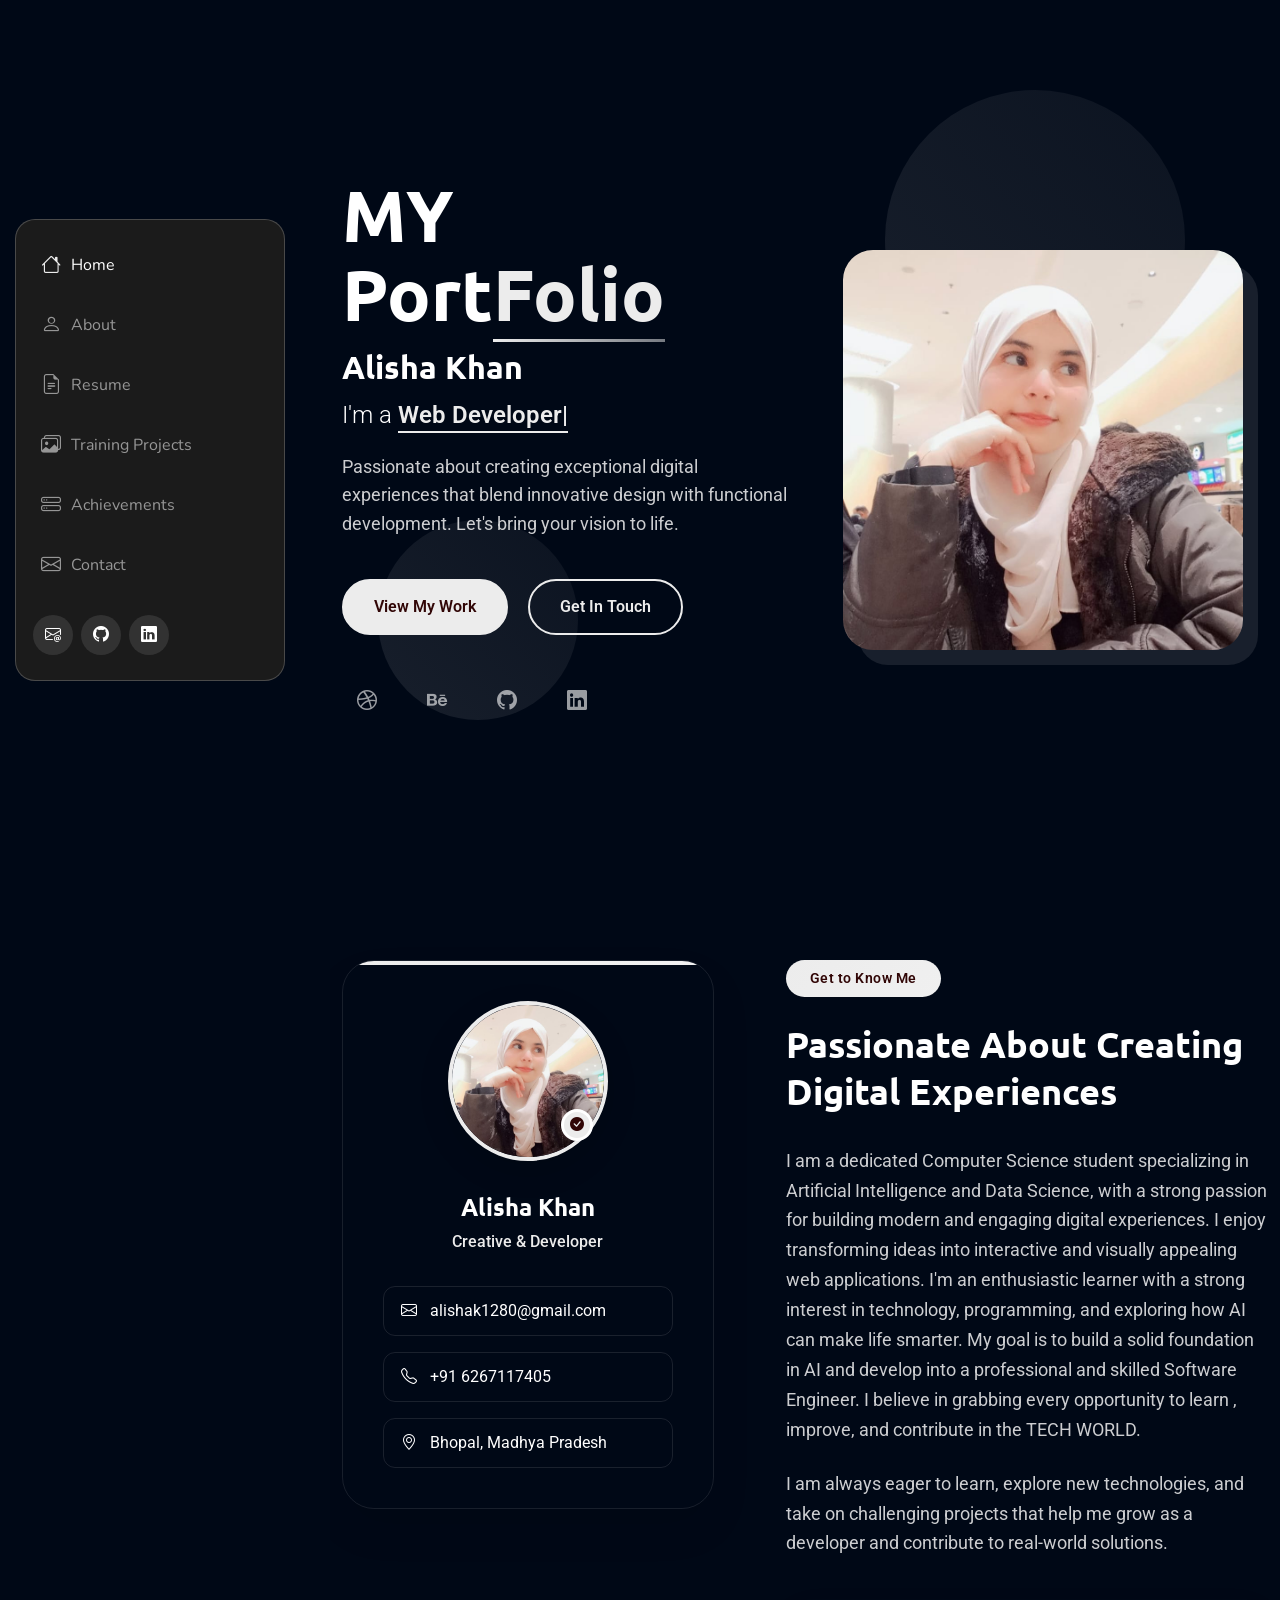
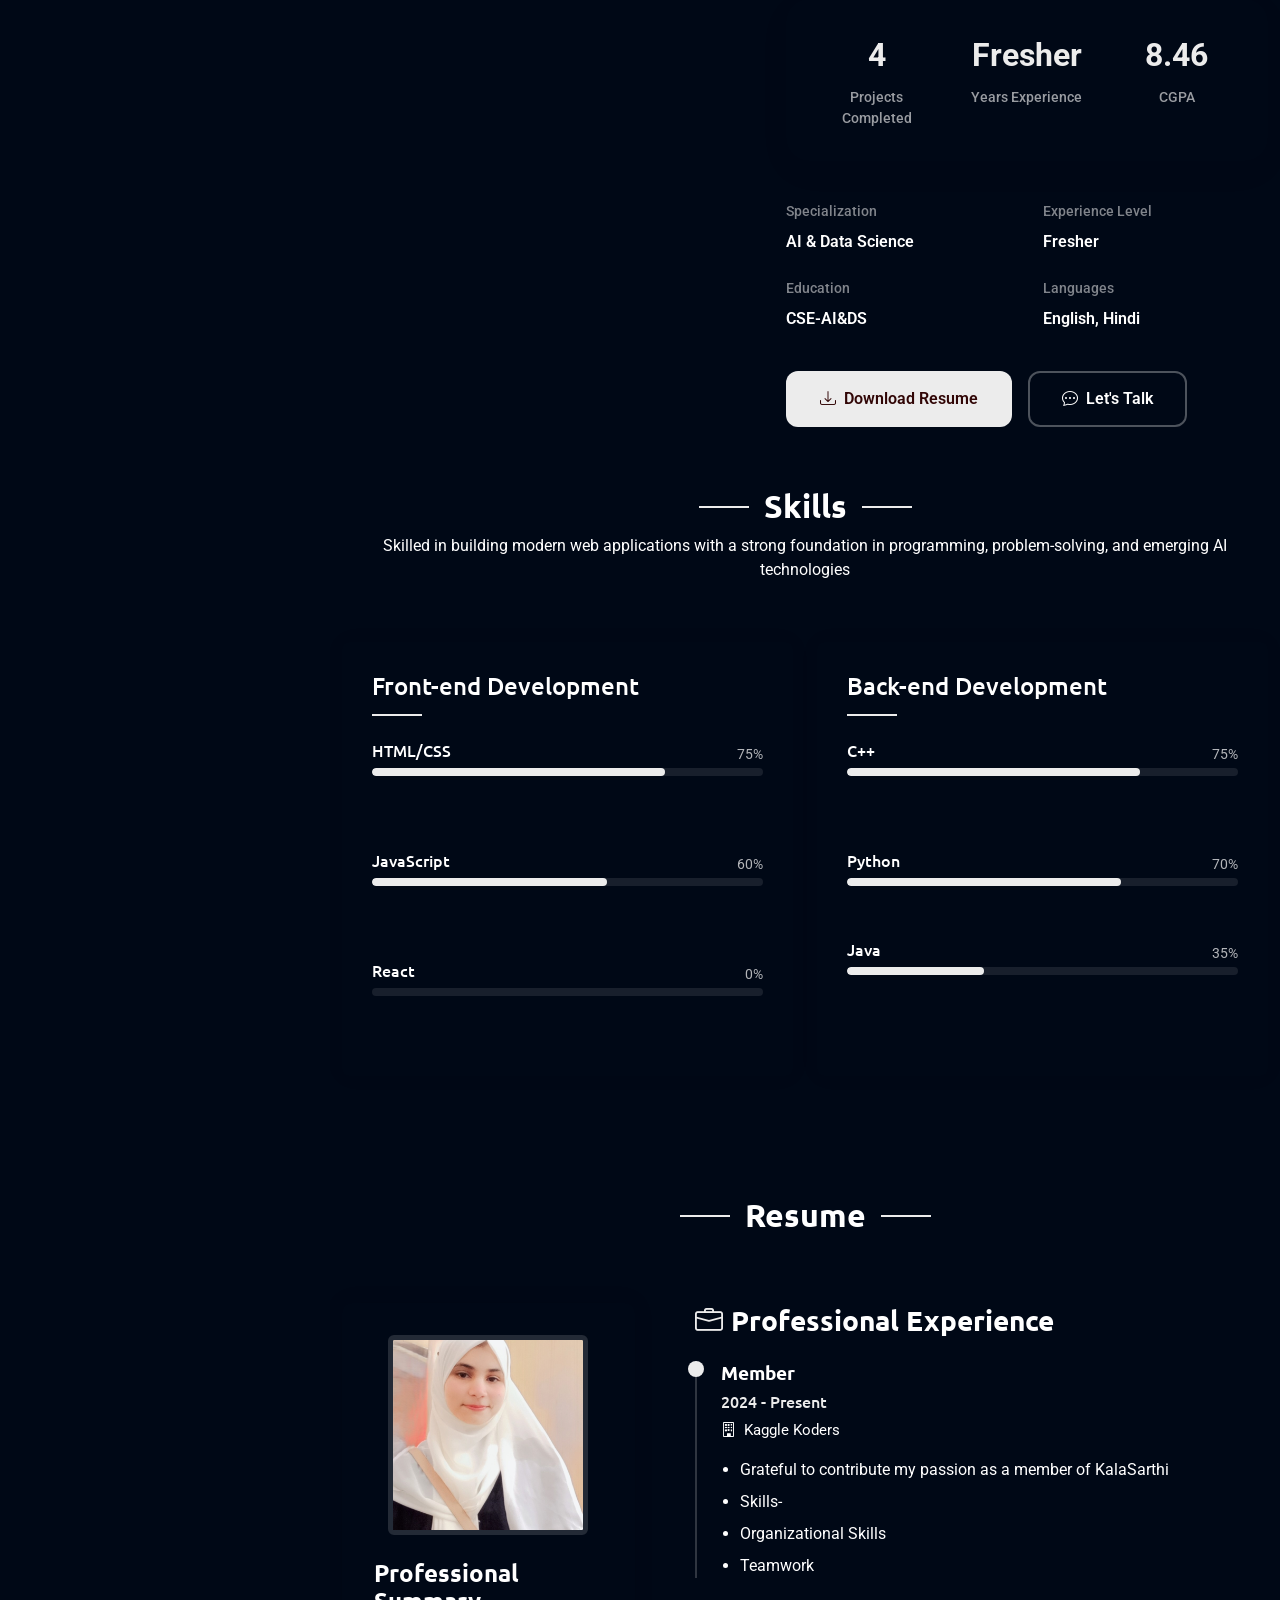
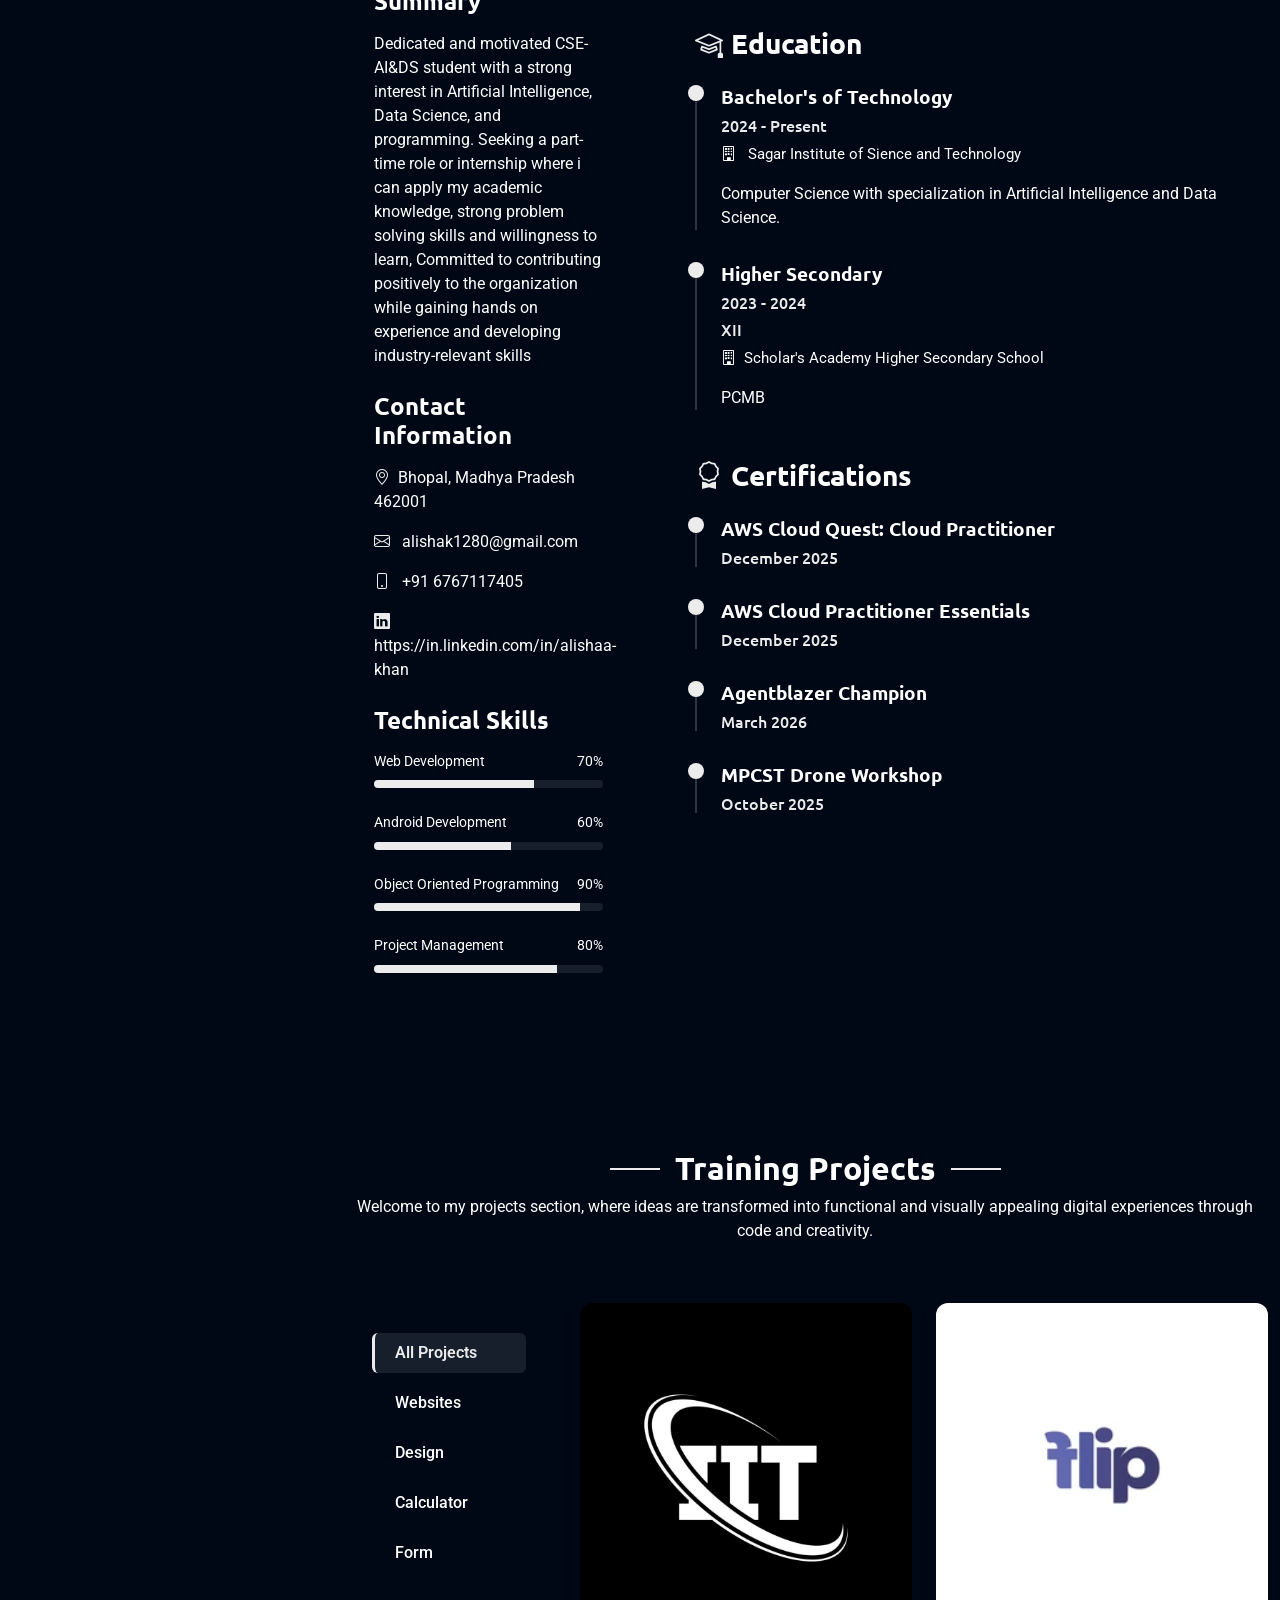
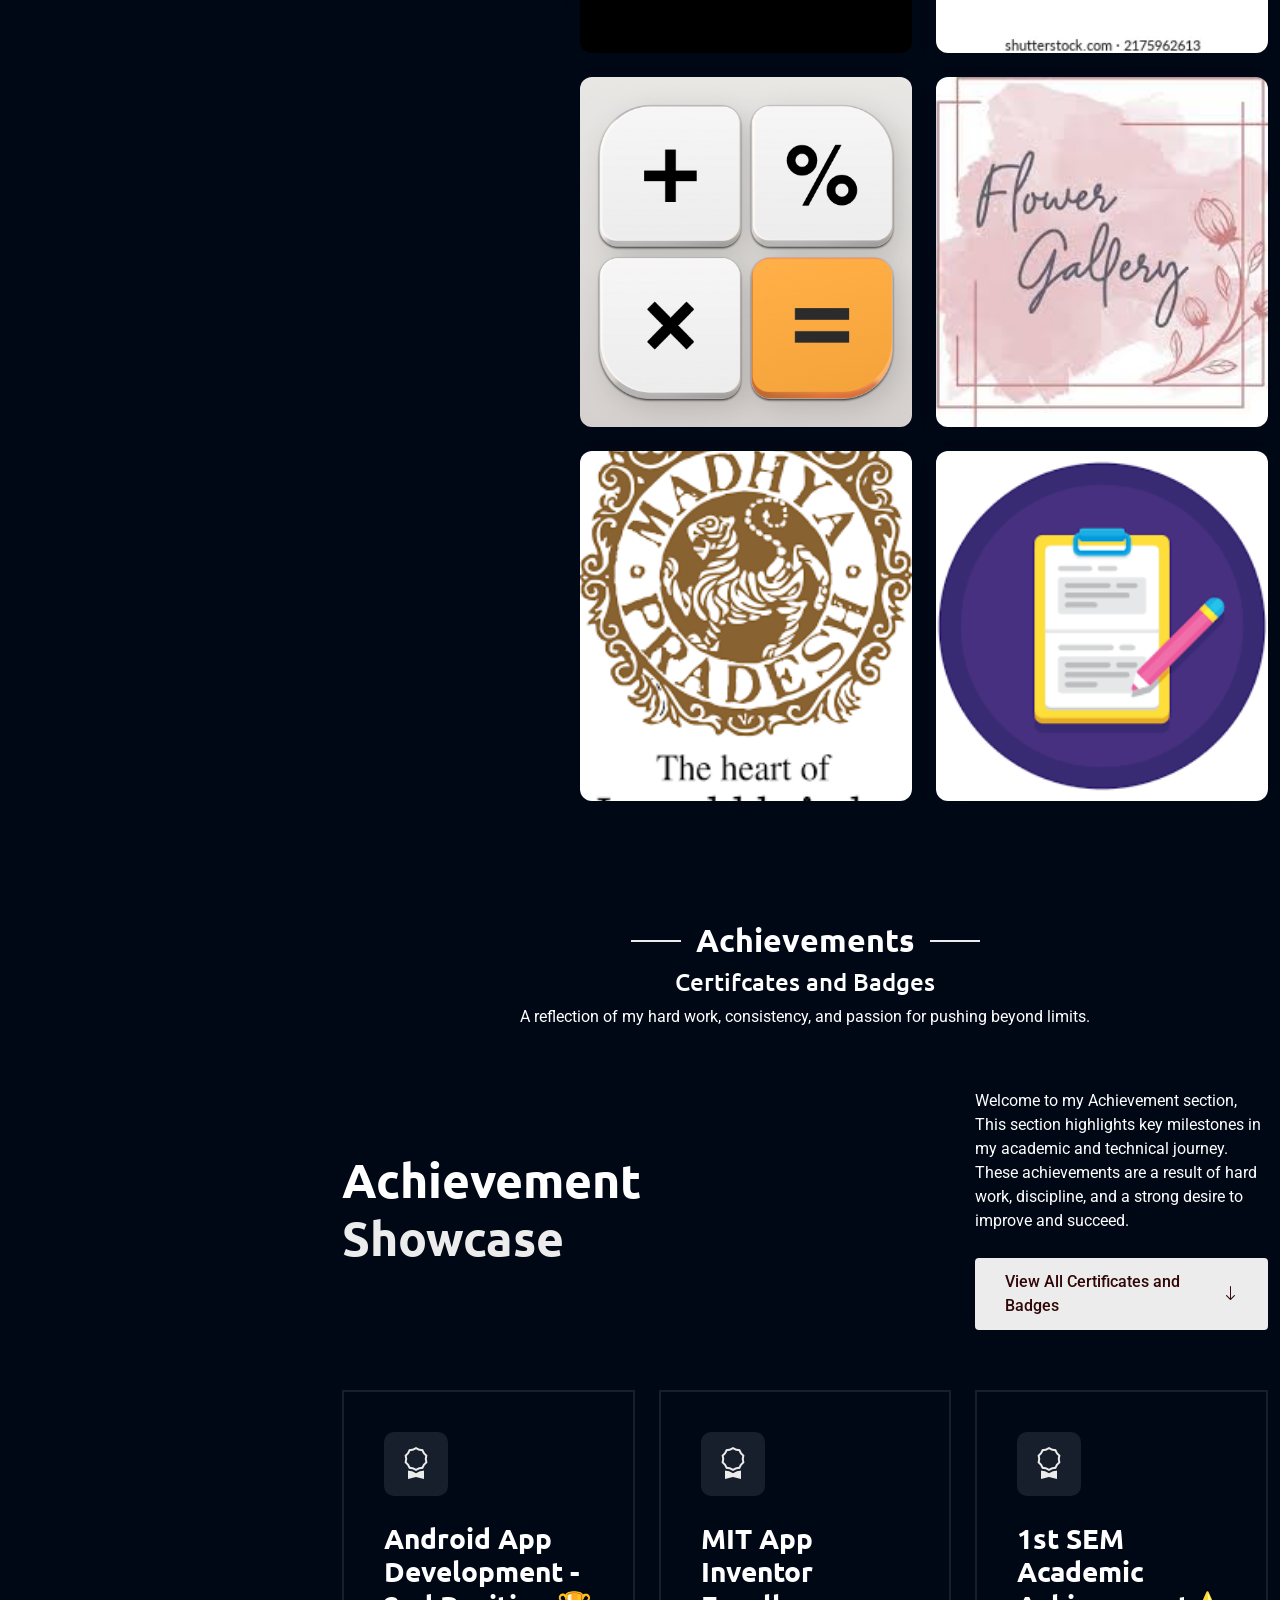
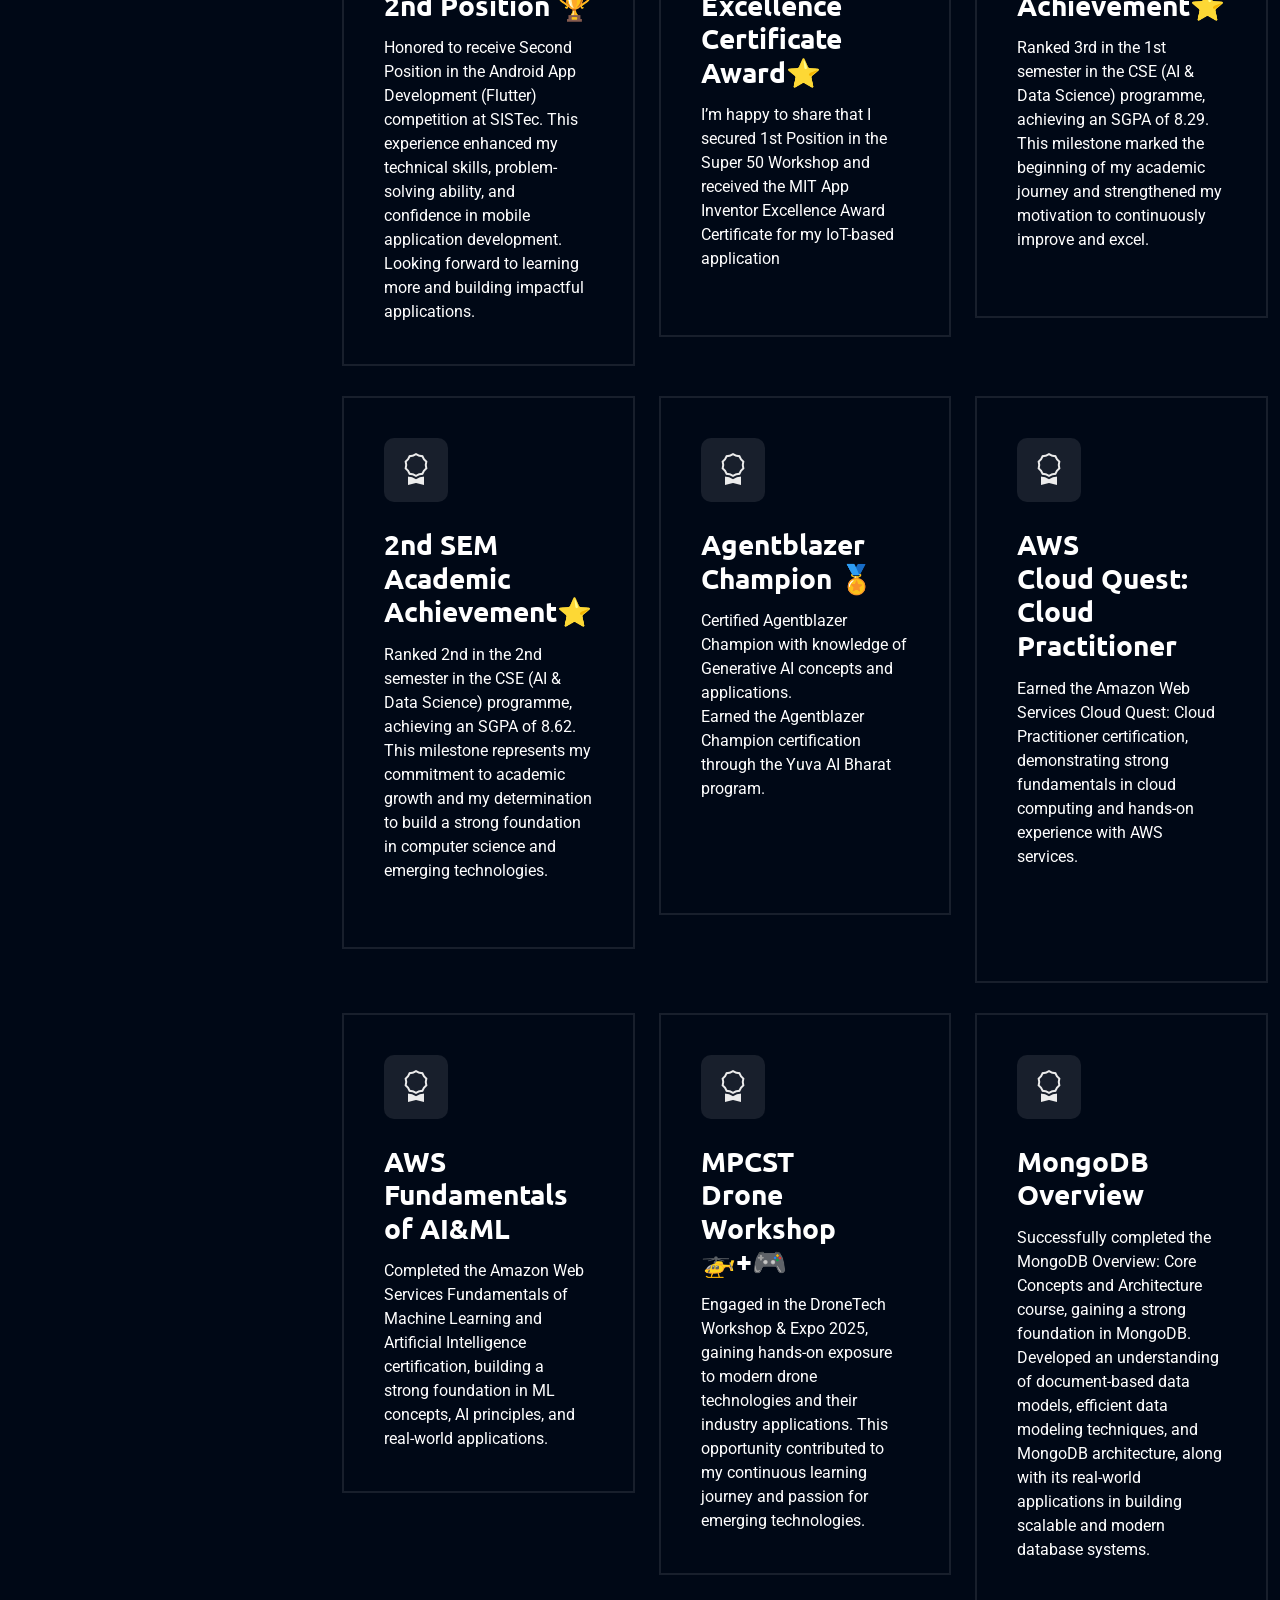
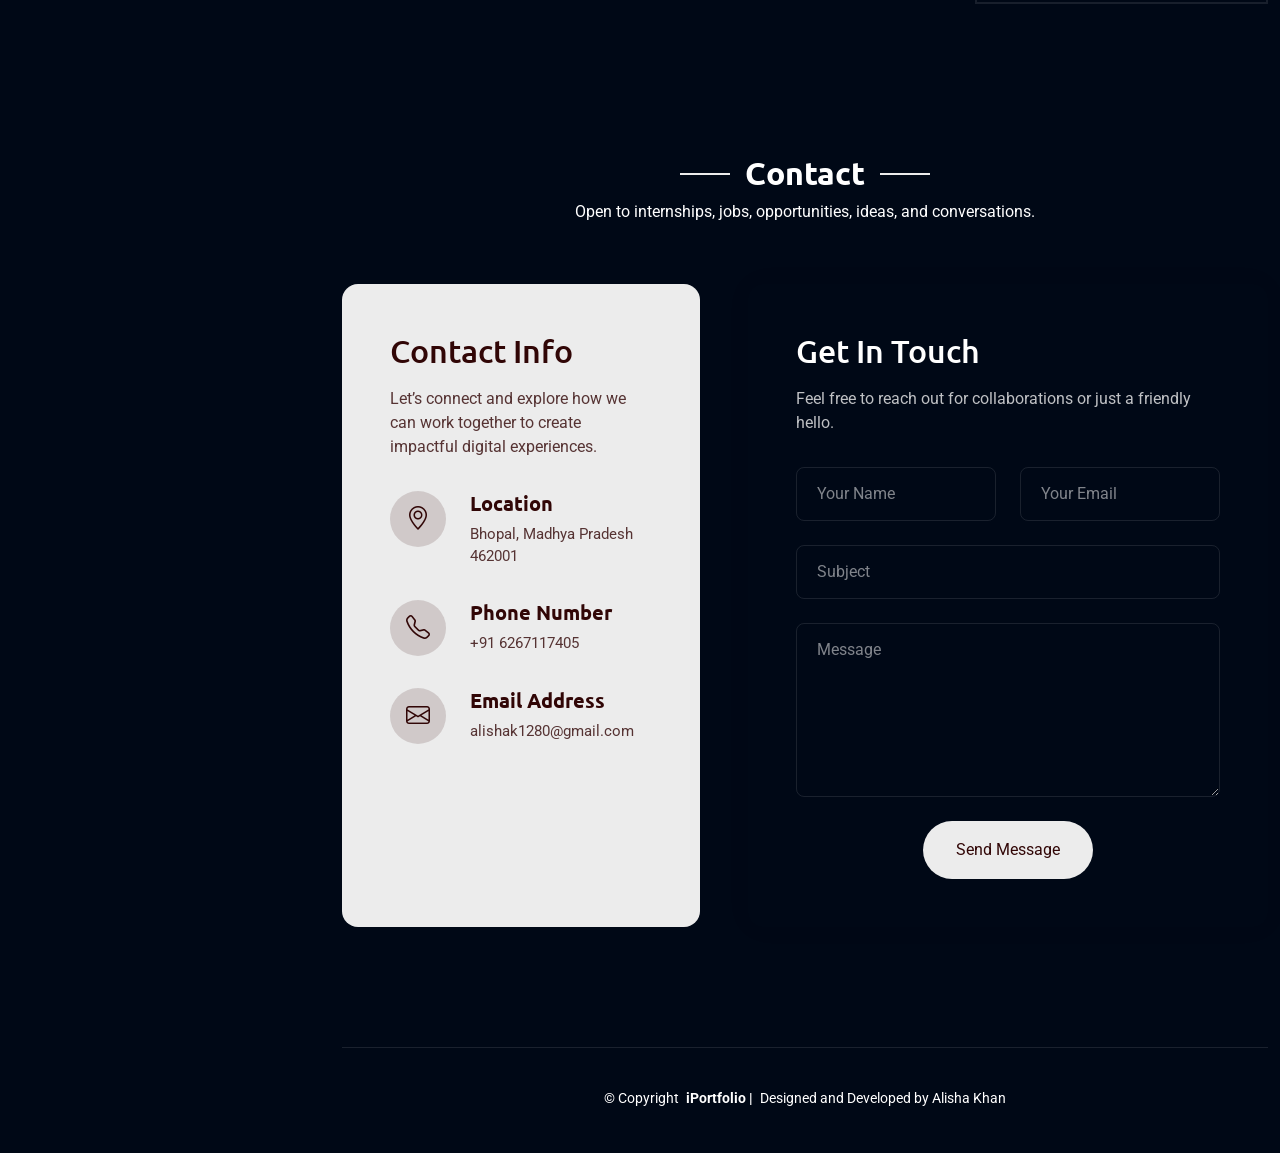
<file: index.html>
<!DOCTYPE html>
<html lang="en">

<head>
  <meta charset="utf-8">
  <meta content="width=device-width, initial-scale=1.0" name="viewport">
  <title>Alisha's Portfolio</title>
  <meta name="description" content="">
  <meta name="keywords" content="">

  <!-- Favicons -->
  <link href="/IMAGES/AK.jpeg" rel="icon">
  <link href="assets/img/apple-touch-icon.png" rel="apple-touch-icon">

  <!-- Fonts -->
  <link href="https://fonts.googleapis.com" rel="preconnect">
  <link href="https://fonts.gstatic.com" rel="preconnect" crossorigin>
  <link
    href="https://fonts.googleapis.com/css2?family=Roboto:ital,wght@0,100;0,300;0,400;0,500;0,700;0,900;1,100;1,300;1,400;1,500;1,700;1,900&family=Ubuntu:ital,wght@0,300;0,400;0,500;0,700;1,300;1,400;1,500;1,700&family=Nunito:ital,wght@0,200;0,300;0,400;0,500;0,600;0,700;0,800;0,900;1,200;1,300;1,400;1,500;1,600;1,700;1,800;1,900&display=swap"
    rel="stylesheet">

  <!-- Vendor CSS Files -->
  <link href="assets/vendor/bootstrap/css/bootstrap.min.css" rel="stylesheet">
  <link href="assets/vendor/bootstrap-icons/bootstrap-icons.css" rel="stylesheet">
  <link href="assets/vendor/aos/aos.css" rel="stylesheet">
  <link href="assets/vendor/glightbox/css/glightbox.min.css" rel="stylesheet">
  <link href="assets/vendor/swiper/swiper-bundle.min.css" rel="stylesheet">

  <!-- Main CSS File -->
  <link href="assets/css/main.css" rel="stylesheet">

  <!-- =======================================================
  * Template Name: SnapFolio
  * Template URL: https://bootstrapmade.com/snapfolio-bootstrap-portfolio-template/
  * Updated: Jul 21 2025 with Bootstrap v5.3.7
  * Author: BootstrapMade.com
  * License: https://bootstrapmade.com/license/
  ======================================================== -->
</head>

<body class="index-page">

  <header id="header" class="header dark-background d-flex flex-column justify-content-center">
    <i class="header-toggle d-xl-none bi bi-list"></i>

    <div class="header-container d-flex flex-column align-items-start">
      <nav id="navmenu" class="navmenu">
        <ul>
          <li><a href="#hero" class="active"><i class="bi bi-house navicon"></i>Home</a></li>
          <li><a href="#about"><i class="bi bi-person navicon"></i> About</a></li>
          <li><a href="#resume"><i class="bi bi-file-earmark-text navicon"></i> Resume</a></li>
          <li><a href="#portfolio"><i class="bi bi-images navicon"></i> Training Projects</a></li>
          <li><a href="#services"><i class="bi bi-hdd-stack navicon"></i>Achievements</a></li>

          <li><a href="#contact"><i class="bi bi-envelope navicon"></i> Contact</a></li>
        </ul>
      </nav>

      <div class="social-links text-center">
        <a href="#" class="twitter"><i class="bi bi-envelope-at"></i></a>
        <a href="https://github.com/alishaaakhan" class="facebook"><i class="bi bi-github"></i></i></a>
        <a href="https://www.linkedin.com/in/alishaa-khan/" class="linkedin"><i class="bi bi-linkedin"></i></a>
      </div>

    </div>

  </header>

  <main class="main">

    <!-- Hero Section -->
    <section id="hero" class="hero section">

      <div class="background-elements">
        <div class="bg-circle circle-1"></div>
        <div class="bg-circle circle-2"></div>
      </div>

      <div class="hero-content">

        <div class="container">
          <div class="row align-items-center">

            <div class="col-lg-6" data-aos="fade-right" data-aos-delay="100">
              <div class="hero-text">
                <h1>MY Port<span class="accent-text">Folio</span></h1>
                <h2>Alisha Khan</h2>
                <p class="lead">I'm a <span class="typed"
                    data-typed-items=" Web Developer, AI&ML Explorer, Android app Developer"></span></p>
                <p class="description">Passionate about creating exceptional digital experiences that blend innovative
                  design with functional development. Let's bring your vision to life.</p>

                <div class="hero-actions">
                  <a href="#portfolio" class="btn btn-primary">View My Work</a>
                  <a href="#contact" class="btn btn-outline">Get In Touch</a>
                </div>

                <div class="social-links">
                  <a href="#"><i class="bi bi-dribbble"></i></a>
                  <a href="#"><i class="bi bi-behance"></i></a>
                  <a href="#"><i class="bi bi-github"></i></a>
                  <a href="#"><i class="bi bi-linkedin"></i></a>
                </div>
              </div>
            </div>

            <div class="col-lg-6" data-aos="fade-left" data-aos-delay="200">
              <div class="hero-visual">
                <div class="profile-container">
                  <div class="profile-background"></div>
                  <img src="/IMAGES/AK.jpeg" alt="Alexander Chen" class="profile-image">
                </div>
              </div>
            </div>

          </div>
        </div>
      </div>

    </section><!-- /Hero Section -->

    <!-- About Section -->
    <section id="about" class="about section">

      <div class="container" data-aos="fade-up" data-aos-delay="100">

        <div class="row">
          <div class="col-lg-5" data-aos="zoom-in" data-aos-delay="200">
            <div class="profile-card">
              <div class="profile-header">
                <div class="profile-image">
                  <img src="/IMAGES/AK.jpeg" alt="Profile Image" class="img-fluid">
                </div>
                <div class="profile-badge">
                  <i class="bi bi-check-circle-fill"></i>
                </div>
              </div>

              <div class="profile-content">
                <h3>Alisha Khan</h3>
                <p class="profession">Creative &amp; Developer</p>

                <div class="contact-links">
                  <a href="mailto:marcus@example.com" class="contact-item">
                    <i class="bi bi-envelope"></i>
                    alishak1280@gmail.com
                  </a>
                  <a href="tel:+15551234567" class="contact-item">
                    <i class="bi bi-telephone"></i>
                    +91 6267117405
                  </a>
                  <a href="#" class="contact-item">
                    <i class="bi bi-geo-alt"></i>
                    Bhopal, Madhya Pradesh
                  </a>
                </div>
              </div>
            </div>
          </div>

          <div class="col-lg-7" data-aos="fade-left" data-aos-delay="300">
            <div class="about-content">
              <div class="section-header">
                <span class="badge-text">Get to Know Me</span>
                <h2>Passionate About Creating Digital Experiences</h2>
              </div>

              <div class="description">
                <p>I am a dedicated Computer Science student specializing in Artificial Intelligence and Data Science,
                  with a strong passion for building modern and engaging digital experiences. I enjoy transforming ideas
                  into interactive and visually appealing web applications.
                  I'm an enthusiastic learner with a strong interest in technology,
                  programming, and exploring how AI can make life smarter. My goal is to build a solid foundation in AI
                  and develop into a professional and skilled Software Engineer. I believe in grabbing every opportunity
                  to learn , improve, and contribute in the TECH WORLD.</p>

                <p>I am always eager to learn, explore new technologies, and take on challenging projects that help me
                  grow as a developer and contribute to real-world solutions.</p>
              </div>

              <div class="stats-grid">
                <div class="stat-item">
                  <div class="stat-number">4</div>
                  <div class="stat-label">Projects Completed</div>
                </div>
                <div class="stat-item">
                  <div class="stat-number">Fresher</div>
                  <div class="stat-label">Years Experience</div>
                </div>
                <div class="stat-item">
                  <div class="stat-number">8.46</div>
                  <div class="stat-label">CGPA</div>
                </div>
              </div>
              <div class="details-grid">
                <div class="detail-row">
                  <div class="detail-item">
                    <span class="detail-label">Specialization</span>
                    <span class="detail-value">AI & Data Science</span>
                  </div>
                  <div class="detail-item">
                    <span class="detail-label">Experience Level</span>
                    <span class="detail-value">Fresher</span>
                  </div>
                </div>
                <div class="detail-row">
                  <div class="detail-item">
                    <span class="detail-label">Education</span>
                    <span class="detail-value">CSE-AI&DS</span>
                  </div>
                  <div class="detail-item">
                    <span class="detail-label">Languages</span>
                    <span class="detail-value">English, Hindi</span>
                  </div>
                </div>
              </div>

              <div class="cta-section">
                <a href="/Alisha_Khan_0187AS241019.pdf" class="btn btn-primary">
                  <i class="bi bi-download"></i>
                  Download Resume
                </a>
                <a href="/Alisha_Khan_0187AS241019.pdf" class="btn btn-outline">
                  <i class="bi bi-chat-dots"></i>
                  Let's Talk
                </a>
              </div>
            </div>
          </div>
        </div>

      </div>

      <!-- Skills Section -->
      <section id="skills" class="skills section">

        <!-- Section Title -->
        <div class="container section-title" data-aos="fade-up">
          <h2>Skills</h2>
          <p>Skilled in building modern web applications with a strong foundation in programming, problem-solving, and
            emerging AI technologies</p>
        </div><!-- End Section Title -->

        <div class="container" data-aos="fade-up" data-aos-delay="100">

          <div class="row">
            <div class="col-lg-6">
              <div class="skills-category" data-aos="fade-up" data-aos-delay="200">
                <h3>Front-end Development</h3>
                <div class="skills-animation">
                  <div class="skill-item">
                    <div class="d-flex justify-content-between align-items-center">
                      <h4>HTML/CSS</h4>
                      <span class="skill-percentage">75%</span>
                    </div>
                    <div class="progress">
                      <div class="progress-bar" role="progressbar" aria-valuenow="75" aria-valuemin="0"
                        aria-valuemax="100"></div>
                    </div>
                    <div class="skill-tooltip">Expert level knowledge of semantic HTML5 and modern CSS3 techniques</div>
                  </div>

                  <div class="skill-item">
                    <div class="d-flex justify-content-between align-items-center">
                      <h4>JavaScript</h4>
                      <span class="skill-percentage">60%</span>
                    </div>
                    <div class="progress">
                      <div class="progress-bar" role="progressbar" aria-valuenow="60" aria-valuemin="0"
                        aria-valuemax="100"></div>
                    </div>
                    <div class="skill-tooltip">Strong proficiency in ES6+, DOM manipulation, and modern frameworks</div>
                  </div>

                  <div class="skill-item">
                    <div class="d-flex justify-content-between align-items-center">
                      <h4>React</h4>
                      <span class="skill-percentage">0%</span>
                    </div>
                    <div class="progress">
                      <div class="progress-bar" role="progressbar" aria-valuenow="0" aria-valuemin="0"
                        aria-valuemax="100"></div>
                    </div>
                    <div class="skill-tooltip">Experience with React hooks, state management, and component architecture
                    </div>
                  </div>
                </div>
              </div><!-- End Frontend Skills -->
            </div>

            <div class="col-lg-6">
              <div class="skills-category" data-aos="fade-up" data-aos-delay="300">
                <h3>Back-end Development</h3>
                <div class="skills-animation">
                  <div class="skill-item">
                    <div class="d-flex justify-content-between align-items-center">
                      <h4>C++</h4>
                      <span class="skill-percentage">75%</span>
                    </div>
                    <div class="progress">
                      <div class="progress-bar" role="progressbar" aria-valuenow="75" aria-valuemin="0"
                        aria-valuemax="100"></div>
                    </div>
                    <div class="skill-tooltip">Server-side JavaScript development with Express and REST APIs</div>
                  </div>

                  <div class="skill-item">
                    <div class="d-flex justify-content-between align-items-center">
                      <h4>Python</h4>
                      <span class="skill-percentage">70%</span>
                    </div>
                    <div class="progress">
                      <div class="progress-bar" role="progressbar" aria-valuenow="70" aria-valuemin="0"
                        aria-valuemax="100"></div>
                    </div>
                    <div class="skill-tooltip">Python development with Django and data analysis tools</div>
                  </div>

                  <div class="skill-item">
                    <div class="d-flex justify-content-between align-items-center">
                      <h4>Java</h4>
                      <span class="skill-percentage">35%</span>
                    </div>
                    <div class="progress">
                      <div class="progress-bar" role="progressbar" aria-valuenow="35" aria-valuemin="0"
                        aria-valuemax="100"></div>
                    </div>
                    <div class="skill-tooltip">Database design, optimization, and complex queries</div>
                  </div>
                </div>
              </div><!-- End Backend Skills -->
            </div>
          </div>

        </div>

      </section><!-- /Skills Section -->

      <!-- Resume Section -->
      <section id="resume" class="resume section">

        <!-- Section Title -->
        <div class="container section-title" data-aos="fade-up">
          <h2>Resume</h2>

        </div><!-- End Section Title -->

        <div class="container" data-aos="fade-up" data-aos-delay="100">

          <div class="row gy-4">
            <!-- Left column with summary and contact -->
            <div class="col-lg-4">
              <div class="resume-side" data-aos="fade-right" data-aos-delay="100">
                <div class="profile-img mb-4">
                  <img src="/IMAGES/Alisha_Khan.jpeg" alt="Profile" class="img-fluid rounded">
                </div>

                <h3>Professional Summary</h3>
                <p>Dedicated and motivated CSE-AI&DS student with a strong interest in Artificial Intelligence, Data
                  Science, and programming. Seeking a part-time role or internship where i can apply my academic
                  knowledge, strong problem solving skills and willingness to learn, Committed to contributing
                  positively to the organization while gaining hands on experience and developing industry-relevant
                  skills</p>

                <h3 class="mt-4">Contact Information</h3>
                <ul class="contact-info list-unstyled">
                  <li><i class="bi bi-geo-alt"></i>Bhopal, Madhya Pradesh 462001</li>
                  <li><i class="bi bi-envelope"></i> alishak1280@gmail.com</li>
                  <li><i class="bi bi-phone"></i> +91 6767117405</li>
                  <li><i class="bi bi-linkedin"></i> https://in.linkedin.com/in/alishaa-khan</li>
                </ul>

                <div class="skills-animation mt-4">
                  <h3>Technical Skills</h3>
                  <div class="skill-item">
                    <div class="d-flex justify-content-between">
                      <span>Web Development</span>
                      <span>70%</span>
                    </div>
                    <div class="progress">
                      <div class="progress-bar" role="progressbar" aria-valuenow="70" aria-valuemin="0"
                        aria-valuemax="100"></div>
                    </div>
                  </div>

                  <div class="skill-item">
                    <div class="d-flex justify-content-between">
                      <span>Android Development</span>
                      <span>60%</span>
                    </div>
                    <div class="progress">
                      <div class="progress-bar" role="progressbar" aria-valuenow="60" aria-valuemin="0"
                        aria-valuemax="100"></div>
                    </div>
                  </div>

                  <div class="skill-item">
                    <div class="d-flex justify-content-between">
                      <span>Object Oriented Programming</span>
                      <span>90%</span>
                    </div>
                    <div class="progress">
                      <div class="progress-bar" role="progressbar" aria-valuenow="90" aria-valuemin="0"
                        aria-valuemax="100"></div>
                    </div>
                  </div>

                  <div class="skill-item">
                    <div class="d-flex justify-content-between">
                      <span>Project Management</span>
                      <span>80%</span>
                    </div>
                    <div class="progress">
                      <div class="progress-bar" role="progressbar" aria-valuenow="80" aria-valuemin="0"
                        aria-valuemax="100"></div>
                    </div>
                  </div>
                </div>
              </div>
            </div>

            <!-- Right column with experience and education -->
            <div class="col-lg-8 ps-4 ps-lg-5">
              <!-- Experience Section -->
              <div class="resume-section" data-aos="fade-up">
                <h3><i class="bi bi-briefcase me-2"></i>Professional Experience</h3>


                <div class="resume-item">
                  <h4>Member</h4>
                  <h5>2024 - Present</h5>
                  <p class="company"><i class="bi bi-building"></i>Kaggle Koders</p>
                  <ul>
                    <li>Grateful to contribute my passion as a member of KalaSarthi</li>
                    <li>Skills-</li>
                    <li>Organizational Skills</li>
                    <li>Teamwork</li>
                  </ul>
                </div>
              </div>

              <!-- Education Section -->
              <div class="resume-section" data-aos="fade-up" data-aos-delay="100">
                <h3><i class="bi bi-mortarboard me-2"></i>Education</h3>

                <div class="resume-item">
                  <h4>Bachelor's of Technology</h4>
                  <h5>2024 - Present</h5>
                  <p class="company"><i class="bi bi-building"></i> Sagar Institute of Sience and Technology</p>
                  <p>Computer Science with specialization in Artificial Intelligence and Data Science.</p>
                </div>

                <div class="resume-item">
                  <h4>Higher Secondary</h4>
                  <h5>2023 - 2024</h5>
                  <h5>XII</h5>
                  <p class="company"><i class="bi bi-building"></i>Scholar's Academy Higher Secondary School</p>
                  <p>PCMB</p>
                </div>
              </div>

              <!-- Certifications Section -->
              <div class="resume-section" data-aos="fade-up" data-aos-delay="200">
                <h3><i class="bi bi-award me-2"></i>Certifications</h3>

                <div class="resume-item">
                  <a href="/IMAGES/AWS Cloud Quest.png">
                    <h4>AWS Cloud Quest: Cloud Practitioner</h4>
                  </a>
                  <h5>December 2025</h5>
                </div>
                <div class="resume-item">
                  <a href="/IMAGES/AWS CP.jpeg">
                    <h4>AWS Cloud Practitioner Essentials</h4>
                  </a>
                  <h5>December 2025</h5>
                </div>
                <div class="resume-item">
                  <a href="/IMAGES/Agentblazerr.png">
                    <h4>Agentblazer Champion</h4>
                  </a>
                  <h5>March 2026</h5>
                </div>
                <div class="resume-item">
                  <a href="/IMAGES/MPCST.png">
                    <h4>MPCST Drone Workshop</h4>
                  </a>
                  <h5>October 2025</h5>
                </div>
              </div>
            </div>
          </div>

        </div>

      </section><!-- /Resume Section -->

      <!-- Portfolio Section -->
      <section id="portfolio" class="portfolio section">

        <!-- Section Title -->
        <div class="container section-title" data-aos="fade-up">
          <h2>Training Projects</h2>
          <p>Welcome to my projects section, where ideas are transformed into functional and visually appealing
            digital experiences through code and creativity.</p>
        </div><!-- End Section Title -->

        <div class="container" data-aos="fade-up" data-aos-delay="100">

          <div class="isotope-layout" data-default-filter="*" data-layout="masonry" data-sort="original-order">

            <div class="row">
              <div class="col-lg-3 filter-sidebar">
                <div class="filters-wrapper" data-aos="fade-right" data-aos-delay="150">
                  <ul class="portfolio-filters isotope-filters">
                    <li data-filter="*" class="filter-active">All Projects</li>
                    <li data-filter=".filter-photography">Websites</li>
                    <li data-filter=".filter-design">Design</li>
                    <li data-filter=".filter-automotive">Calculator</li>
                    <li data-filter=".filter-nature">Form</li>
                  </ul>
                </div>
              </div>

              <div class="col-lg-9">
                <div class="row gy-4 portfolio-container isotope-container" data-aos="fade-up" data-aos-delay="200">

                  <div class="col-lg-6 col-md-6 portfolio-item isotope-item filter-photography">
                    <div class="portfolio-wrap">
                      <img src="/IMAGES/IIT.jpg" class="img-fluid" alt="Portfolio Image" loading="lazy">
                      <div class="portfolio-info">
                        <div class="content">
                          <span class="category"></span>
                          <h4>IIT</h4>
                          <div class="portfolio-links">
                            <a href="/IIT.html" class="glightbox" title="Capturing Moments"><i
                                class="bi bi-plus-lg"></i></a>
                            <a href="/IIT.html" title="More Details"><i class="bi bi-arrow-right"></i></a>
                          </div>
                        </div>
                      </div>
                    </div>
                  </div><!-- End Portfolio Item -->

                  <div class="col-lg-6 col-md-6 portfolio-item isotope-item filter-design">
                    <div class="portfolio-wrap">
                      <img src="/IMAGES/flip.webp" class="img-fluid" alt="Portfolio Image" loading="lazy">
                      <div class="portfolio-info">
                        <div class="content">
                          <span class="category">Web Design</span>
                          <h4>Flip Design</h4>
                          <div class="portfolio-links">
                            <a href="/Flip.html" class="glightbox" title="Woodcraft Design"><i
                                class="bi bi-plus-lg"></i></a>
                            <a href="/Flip.html" title="More Details"><i class="bi bi-arrow-right"></i></a>
                          </div>
                        </div>
                      </div>
                    </div>
                  </div><!-- End Portfolio Item -->

                  <div class="col-lg-6 col-md-6 portfolio-item isotope-item filter-automotive">
                    <div class="portfolio-wrap">
                      <img src="/IMAGES/calc.jpg" class="img-fluid" alt="Portfolio Image" loading="lazy">
                      <div class="portfolio-info">
                        <div class="content">
                          <span class="category"></span>
                          <h4>Calculator</h4>
                          <div class="portfolio-links">
                            <a href="/calc.html" class="glightbox" title="Classic Beauty"><i
                                class="bi bi-plus-lg"></i></a>
                            <a href="/calc.html" title="More Details"><i class="bi bi-arrow-right"></i></a>
                          </div>
                        </div>
                      </div>
                    </div>
                  </div><!-- End Portfolio Item -->

                  <div class="col-lg-6 col-md-6 portfolio-item isotope-item filter-nature">
                    <div class="portfolio-wrap">
                      <img src="/IMAGES/gallery.jpg" class="img-fluid" alt="Portfolio Image" loading="lazy">
                      <div class="portfolio-info">
                        <div class="content">
                          <span class="category"></span>
                          <h4>Gallery</h4>
                          <div class="portfolio-links">
                            <a href="/gallery.html" class="glightbox" title="Natural Growth"><i
                                class="bi bi-plus-lg"></i></a>
                            <a href="/gallery.html" title="More Details"><i class="bi bi-arrow-right"></i></a>
                          </div>
                        </div>
                      </div>
                    </div>
                  </div><!-- End Portfolio Item -->

                  <div class="col-lg-6 col-md-6 portfolio-item isotope-item filter-photography">
                    <div class="portfolio-wrap">
                      <img src="/IMAGES/mp_logo.png" class="img-fluid" alt="Portfolio Image" loading="lazy">
                      <div class="portfolio-info">
                        <div class="content">
                          <span class="category"></span>
                          <h4>MP Website</h4>
                          <div class="portfolio-links">
                            <a href="/MP_Website.html" class="glightbox" title="Urban Stories"><i
                                class="bi bi-plus-lg"></i></a>
                            <a href="/MP_Website.html" title="More Details"><i class="bi bi-arrow-right"></i></a>
                          </div>
                        </div>
                      </div>
                    </div>
                  </div><!-- End Portfolio Item -->

                  <div class="col-lg-6 col-md-6 portfolio-item isotope-item filter-design">
                    <div class="portfolio-wrap">
                      <img src="/IMAGES/RegsiterPage.png" class="img-fluid" alt="Portfolio Image" loading="lazy"
                        height="100px" width="200px">
                      <div class="portfolio-info">
                        <div class="content">
                          <span class="category">Web Design</span>
                          <h4>Form Validation</h4>
                          <div class="portfolio-links">
                            <a href="/FormExample.html" class="glightbox" title="Digital Experience"><i
                                class="bi bi-plus-lg"></i></a>
                            <a href="/Form.html" title="More Details"><i class="bi bi-arrow-right"></i></a>
                          </div>
                        </div>
                      </div>
                    </div>
                  </div><!-- End Portfolio Item -->


                </div><!-- End Portfolio Container -->
              </div>
            </div>

          </div>

        </div>

      </section><!-- /Portfolio Section -->

      <!-- Services Section -->
      <section id="services" class="services section">

        <!-- Section Title -->
        <div class="container section-title" data-aos="fade-up">
          <h2>Achievements</h2>
          <h4>Certifcates and Badges</h4>
          <p>A reflection of my hard work, consistency, and passion for pushing beyond limits.</p>
        </div><!-- End Section Title -->

        <div class="container" data-aos="fade-up" data-aos-delay="100">

          <div class="service-header">
            <div class="row align-items-center">
              <div class="col-lg-8 col-md-12">
                <div class="service-intro">
                  <h2 class="service-heading">
                    <div>Achievement</div>
                    <div><span>Showcase</span></div>
                  </h2>
                </div>
              </div>
              <div class="col-lg-4 col-md-12">
                <div class="service-summary">
                  <p>
                    Welcome to my Achievement section, <br> This section highlights key milestones in my academic and
                    technical journey. These achievements are a result of hard work, discipline, and a strong desire to
                    improve and succeed.
                  </p>
                  <a href="#" class="service-btn">
                    View All Certificates and Badges
                    <i class="bi bi-arrow-down"></i>
                  </a>
                </div>
              </div>
            </div>
          </div>
          <div class="row justify-content-center">
            <div class="col-lg-4 col-md-6" data-aos="fade-up" data-aos-delay="100">
              <div class="service-card position-relative z-1">
                <div class="service-icon">
                  <i class="bi bi-award"></i>
                </div>
                <a href="/IMAGES/2ndprizeee.jpeg"
                  class="card-action d-flex align-items-center justify-content-center rounded-circle">
                  <i class="bi bi-arrow-up-right"></i>
                </a>
                <h3>
                  <a href="/IMAGES/2ndprizeee.jpeg">
                    Android App Development - 2nd Position 🏆<span></span>
                  </a>
                </h3>
                <p>
                  Honored to receive Second Position in the Android App Development (Flutter) competition at SISTec.
                  This experience enhanced my technical skills, problem-solving ability, and confidence in mobile
                  application development.
                  Looking forward to learning more and building impactful applications.
                </p>
              </div>
            </div>
            <div class="col-lg-4 col-md-6" data-aos="fade-up" data-aos-delay="200">
              <div class="service-card position-relative z-1">
                <div class="service-icon">
                  <i class="bi bi-award"></i>
                </div>
                <a href="/IMAGES/alisha_khan_sistec_iot_workshop_mit_app_excellence_26-may (1).jpeg"
                  class="card-action d-flex align-items-center justify-content-center rounded-circle">
                  <i class="bi bi-arrow-up-right"></i>
                </a>
                <h3>
                  <a href="/IMAGES/alisha_khan_sistec_iot_workshop_mit_app_excellence_26-may (1).jpeg">
                    MIT App Inventor Excellence <span>Certificate Award⭐</span>
                  </a>
                </h3>
                <p>
                  I’m happy to share that I secured 1st Position in the Super 50 Workshop and received the MIT App
                  Inventor Excellence Award Certificate for my IoT-based application<br><br>
                </p>
              </div>
            </div>
            <div class="col-lg-4 col-md-6" data-aos="fade-up" data-aos-delay="200">
              <div class="service-card position-relative z-1">
                <div class="service-icon">
                  <i class="bi bi-award"></i>
                </div>
                <a href="/IMAGES/fsem.jpeg"
                  class="card-action d-flex align-items-center justify-content-center rounded-circle">
                  <i class="bi bi-arrow-up-right"></i>
                </a>
                <h3>
                  <a href="/IMAGES/fsem.jpeg">
                    1st SEM<span>Academic Achievement⭐</span>
                  </a>
                </h3>
                <p>
                  Ranked 3rd in the 1st semester in the CSE (AI & Data Science) programme, achieving an SGPA of 8.29.
                  This milestone marked the beginning of my academic journey and strengthened my motivation to
                  continuously improve and excel. <br><br>
                </p>
              </div>
            </div>
            <div class="col-lg-4 col-md-6" data-aos="fade-up" data-aos-delay="200">
              <div class="service-card position-relative z-1">
                <div class="service-icon">
                  <i class="bi bi-award"></i>
                </div>
                <a href="/IMAGES/Alisha.png"
                  class="card-action d-flex align-items-center justify-content-center rounded-circle">
                  <i class="bi bi-arrow-up-right"></i>
                </a>
                <h3>
                  <a href="/IMAGES/Alisha.png">
                    2nd SEM<span>Academic Achievement⭐</span>
                  </a>
                </h3>
                <p>
                  Ranked 2nd in the 2nd semester in the CSE (AI & Data Science) programme, achieving an SGPA of 8.62.
                  This milestone represents my commitment to academic growth and my determination to build a strong
                  foundation in computer science and emerging technologies. <br><br>
                </p>
              </div>
            </div>
            <div class="col-lg-4 col-md-6" data-aos="fade-up" data-aos-delay="200">
              <div class="service-card position-relative z-1">
                <div class="service-icon">
                  <i class="bi bi-award"></i>
                </div>
                <a href="/IMAGES/Agentblazerr.png"
                  class="card-action d-flex align-items-center justify-content-center rounded-circle">
                  <i class="bi bi-arrow-up-right"></i>
                </a>
                <h3>
                  <a href="/IMAGES/Agentblazerr.png">
                    Agentblazer<span>Champion 🏅 </span>
                  </a>
                </h3>
                <p>
                  Certified Agentblazer Champion with knowledge of Generative AI concepts and applications.
                  <br>
                  Earned the Agentblazer Champion certification through the Yuva AI Bharat program.
                  <br>
                  <br>
                  <br>
                  <br>
                </p>
              </div>
            </div>
            <div class="col-lg-4 col-md-6" data-aos="fade-up" data-aos-delay="300">
              <div class="service-card position-relative z-1">
                <div class="service-icon">
                  <i class="bi bi-award"></i>
                </div>
                <a href="/IMAGES/AWS Cloud Quest.png"
                  class="card-action d-flex align-items-center justify-content-center rounded-circle">
                  <i class="bi bi-arrow-up-right"></i>
                </a>
                <h3>
                  <a href="/IMAGES/AWS Cloud Quest.png">
                    AWS<span>Cloud Quest: Cloud Practitioner</span>
                  </a>
                </h3>
                <p>
                  Earned the Amazon Web Services Cloud Quest: Cloud Practitioner certification, demonstrating strong
                  fundamentals in cloud computing and hands-on experience with AWS services.
                  <br>
                  <br>
                  <br>
                  <br>
                </p>
              </div>
            </div>
            <div class="col-lg-4 col-md-6" data-aos="fade-up" data-aos-delay="100">
              <div class="service-card position-relative z-1">
                <div class="service-icon">
                  <i class="bi bi-award"></i>
                </div>
                <a href="/IMAGES/AWSFundamentals.png"
                  class="card-action d-flex align-items-center justify-content-center rounded-circle">
                  <i class="bi bi-arrow-up-right"></i>
                </a>
                <h3>
                  <a href="/IMAGES/AWSFundamentals.png">
                    AWS <span>Fundamentals of AI&ML</span>
                  </a>
                </h3>
                <p>
                  Completed the Amazon Web Services Fundamentals of Machine Learning and Artificial Intelligence
                  certification, building a strong foundation in ML concepts, AI principles, and real-world
                  applications.
                </p>
              </div>
            </div>
            <div class="col-lg-4 col-md-6" data-aos="fade-up" data-aos-delay="200">
              <div class="service-card position-relative z-1">
                <div class="service-icon">
                  <i class="bi bi-award"></i>
                </div>
                <a href="/IMAGES/MPCST.png"
                  class="card-action d-flex align-items-center justify-content-center rounded-circle">
                  <i class="bi bi-arrow-up-right"></i>
                </a>
                <h3>
                  <a href="/IMAGES/MPCST.png">
                    MPCST <span>Drone Workshop <br>🚁+🎮</span>
                  </a>
                </h3>
                <p>
                  Engaged in the DroneTech Workshop & Expo 2025, gaining hands-on exposure to modern drone technologies
                  and their industry applications. This opportunity contributed to my continuous learning journey and
                  passion for emerging technologies.
                </p>
              </div>
            </div>
            <div class="col-lg-4 col-md-6" data-aos="fade-up" data-aos-delay="300">
              <div class="service-card position-relative z-1">
                <div class="service-icon">
                  <i class="bi bi-award"></i>
                </div>
                <a href="/IMAGES/Mongpodb.png"
                  class="card-action d-flex align-items-center justify-content-center rounded-circle">
                  <i class="bi bi-arrow-up-right"></i>
                </a>
                <h3>
                  <a href="/IMAGES/Mongpodb.png">
                    MongoDB<span>Overview</span>
                  </a>
                </h3>
                <p>
                  Successfully completed the MongoDB Overview: Core Concepts and Architecture course, gaining a strong
                  foundation in MongoDB. Developed an understanding of document-based data models, efficient data
                  modeling techniques, and MongoDB architecture, along with its real-world applications in building
                  scalable and modern database systems.
                </p>
              </div>
            </div>
          </div>
        </div>

      </section><!-- /Services Section -->

      <!-- Testimonials Section -->

      <!-- /Testimonials Section -->

      <!-- Contact Section -->
      <section id="contact" class="contact section">

        <!-- Section Title -->
        <div class="container section-title" data-aos="fade-up">
          <h2>Contact</h2>
          <p>
          <p>Open to internships, jobs, opportunities, ideas, and conversations.</p>
          </p>
        </div><!-- End Section Title -->

        <div class="container">

          <div class="row g-4 g-lg-5">
            <div class="col-lg-5">
              <div class="info-box">
                <h3>Contact Info</h3>
                <p>Let’s connect and explore how we can work together to create impactful digital experiences.
                </p>


                <div class="info-item">
                  <div class="icon-box">
                    <i class="bi bi-geo-alt"></i>
                  </div>
                  <div class="content">
                    <h4>Location</h4>
                    
                    <p>Bhopal, Madhya Pradesh 462001</p>
                  </div>
                </div>

                <div class="info-item">
                  <div class="icon-box">
                    <i class="bi bi-telephone"></i>
                  </div>
                  <div class="content">
                    <h4>Phone Number</h4>
                    <p>+91 6267117405</p>
                  </div>
                </div>

                <div class="info-item">
                  <div class="icon-box">
                    <i class="bi bi-envelope"></i>
                  </div>
                  <div class="content">
                    <h4>Email Address</h4>
                    <p>alishak1280@gmail.com</p>
                  </div>
                </div>
              </div>
            </div>

            <div class="col-lg-7">
              <div class="contact-form">
                <h3>Get In Touch</h3>
                <p>Feel free to reach out for collaborations or just a friendly hello.
                </p>

                <form action="forms/contact.php" method="post" class="php-email-form">
                  <div class="row gy-4">

                    <div class="col-md-6">
                      <input type="text" name="name" class="form-control" placeholder="Your Name" required="">
                    </div>

                    <div class="col-md-6 ">
                      <input type="email" class="form-control" name="email" placeholder="Your Email" required="">
                    </div>

                    <div class="col-12">
                      <input type="text" class="form-control" name="subject" placeholder="Subject" required="">
                    </div>

                    <div class="col-12">
                      <textarea class="form-control" name="message" rows="6" placeholder="Message"
                        required=""></textarea>
                    </div>

                    <div class="col-12 text-center">
                      <div class="loading">Loading</div>
                      <div class="error-message"></div>
                      <div class="sent-message">Your message has been sent. Thank you!</div>

                      <button type="submit" class="btn">Send Message</button>
                    </div>

                  </div>
                </form>

              </div>
            </div>

          </div>

        </div>

      </section><!-- /Contact Section -->

  </main>

  <footer id="footer" class="footer position-relative">

    <div class="container">
      <div class="copyright text-center ">
        <p>© <span>Copyright</span> <strong class="px-1 sitename">iPortfolio |</strong> <span>Designed and Developed by
            Alisha Khan</span>
        </p>
      </div>
      <div class="credits">
        <!-- All the links in the footer should remain intact. -->
        <!-- You can delete the links only if you've purchased the pro version. -->
        <!-- Licensing information: https://bootstrapmade.com/license/ -->
        <!-- Purchase the pro version with working PHP/AJAX contact form: [buy-url] -->
        <!-- Designed by <a href="https://bootstrapmade.com/">BootstrapMade</a> | <a
          href="https://bootstrapmade.com/tools/">DevTools</a> -->
      </div>
    </div>

  </footer>

  <!-- Scroll Top -->
  <a href="#" id="scroll-top" class="scroll-top d-flex align-items-center justify-content-center"><i
      class="bi bi-arrow-up-short"></i></a>

  <!-- Preloader -->
  <div id="preloader"></div>

  <!-- Vendor JS Files -->
  <script src="assets/vendor/bootstrap/js/bootstrap.bundle.min.js"></script>
  <script src="assets/vendor/php-email-form/validate.js"></script>
  <script src="assets/vendor/aos/aos.js"></script>
  <script src="assets/vendor/typed.js/typed.umd.js"></script>
  <script src="assets/vendor/purecounter/purecounter_vanilla.js"></script>
  <script src="assets/vendor/waypoints/noframework.waypoints.js"></script>
  <script src="assets/vendor/isotope-layout/isotope.pkgd.min.js"></script>
  <script src="assets/vendor/imagesloaded/imagesloaded.pkgd.min.js"></script>
  <script src="assets/vendor/glightbox/js/glightbox.min.js"></script>
  <script src="assets/vendor/swiper/swiper-bundle.min.js"></script>

  <!-- Main JS File -->
  <script src="assets/js/main.js"></script>

</body>

</html>
</file>
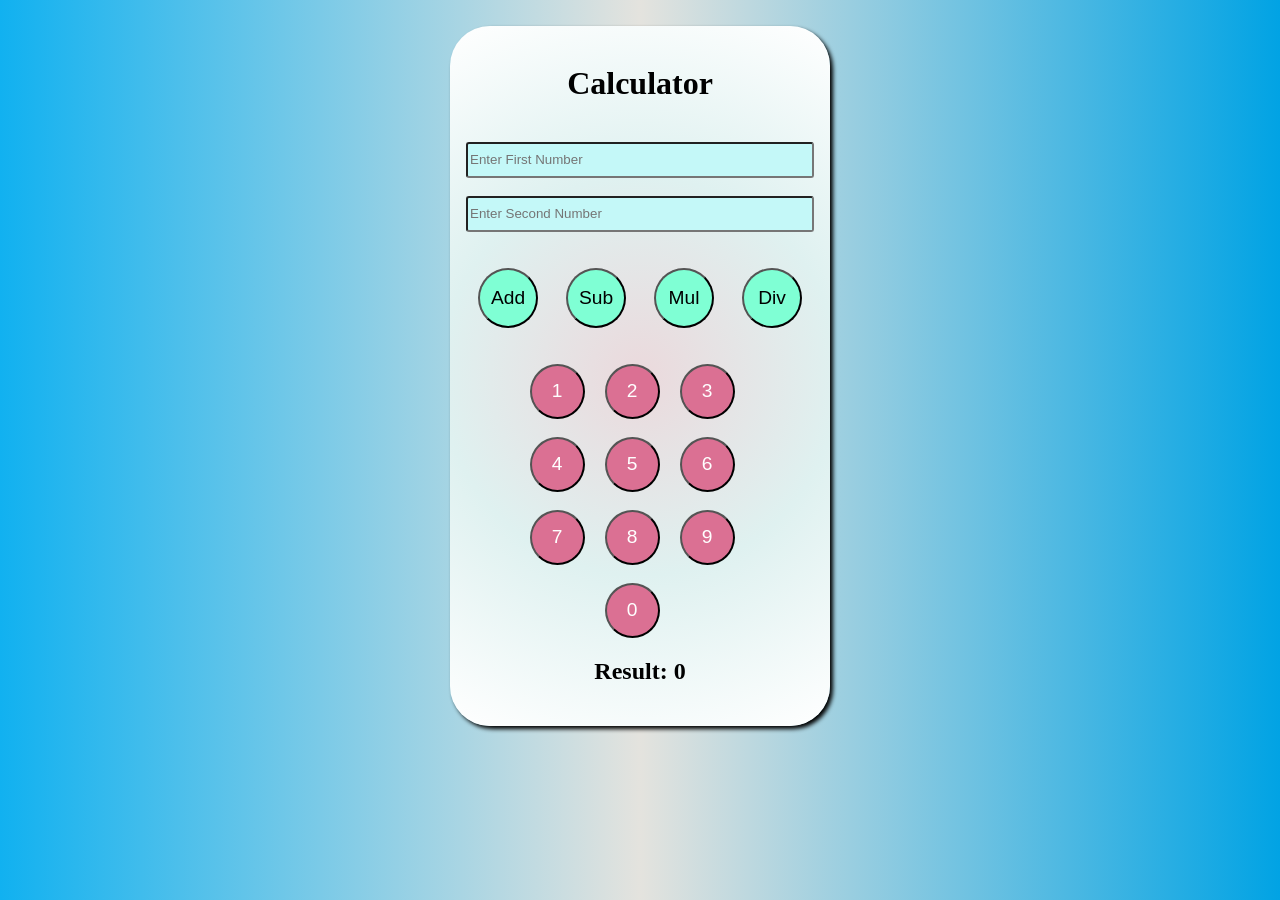
<file: calc.html>
<!DOCTYPE html>
<html lang="en">
<head>
    <meta charset="UTF-8">
    <meta name="viewport" content="width=device-width, initial-scale=1.0">
    <title>Document</title>
    <style>
        body{
            background-color: rgb(253, 241, 188);
            background: linear-gradient(to right, rgb(17, 177, 240),rgb(228, 227, 222),rgb(1, 163, 228));
        }
         h1{
            text-align: center;
           font-family: cursive;
        }
        .div1{
            align-items: center;
            height: 700px;
            width: 30%;
            background-color: rgb(255, 255, 255);
            margin: auto;
            border-radius: 40px;
            box-shadow: whitesmoke; 
            box-shadow: 3px 3px 4px rgb(0, 0, 0);
            background: radial-gradient(circle, rgb(235, 217, 220),rgb(223, 241, 240),white);
        }
        input{
            border-radius: 3px;
            height: 30px;
            width: 340px;
            background-color: rgb(196, 248, 248);
        }
        input:hover{
            background-color: rgb(145, 222, 252);
        }
        .b1{
            background-color: aquamarine;
            border-radius: 100px;
            height: 60px;
            width: 60px;
            font-size: larger;
        }
        .b2{
            background-color: palevioletred;
            border-radius: 100px;
            height: 55px;
            width: 55px;
            font-size: larger;     
            color: white;      
        }
    </style>
</head>
<body>
    <br>
    <div align="center" class="div1">
        <br>
        <h1 align="center">Calculator</h1>

        <br>
        <input type="text" id="num1" placeholder="Enter First Number" onclick="setFocus('num1')">
        <br>
        <br>
        <input type="text" id="num2" placeholder="Enter Second Number" onclick="setFocus('num2')">
        <br>
        <br>
        <br>
        <div>
            <button class="b1" onclick="calculate('+')">Add</button> &emsp14; &emsp14; &emsp14;
            <button class="b1" onclick="calculate('-')">Sub</button> &emsp14; &emsp14; &emsp14;
            <button class="b1" onclick="calculate('*')">Mul</button> &emsp14; &emsp14; &emsp14;
            <button class="b1" onclick="calculate('/')">Div</button>
        </div>
        <br>
        <br>
        <div >
            <button class="b2" onclick="appendNumber(1)">1</button> &emsp14; &emsp14; 
            <button class="b2" onclick="appendNumber(2)">2</button> &emsp14; &emsp14; 
            <button class="b2" onclick="appendNumber(3)">3</button> &emsp14; &emsp14;
        </div>
        <br>
        <div>
            <button class="b2" onclick="appendNumber(4)">4</button> &emsp14; &emsp14; 
            <button class="b2" onclick="appendNumber(5)">5</button> &emsp14; &emsp14; 
            <button class="b2" onclick="appendNumber(6)">6</button> &emsp14; &emsp14;
        </div>
        <br>
        <div>
            <button class="b2" onclick="appendNumber(7)">7</button> &emsp14; &emsp14; 
            <button class="b2" onclick="appendNumber(8)">8</button> &emsp14; &emsp14; 
            <button class="b2" onclick="appendNumber(9)">9</button> &emsp14; &emsp14;
        </div>
        <br>
        <div >
            <button class ="b2" onclick="appendNumber(0)">0</button> &emsp14; &emsp14;
        </div>
        <div>
            <h2>Result: <span id="result">0</span> </h2>
        </div>
    </div>
    <script>
        let a = 'num1';

        function setFocus(inputId)
        {
            a = inputId;
        }
        
        function appendNumber(number)
        {
            document.getElementById(a).value += number;
        }

        function calculate(operator)
        {
            let num1 = parseInt(document.getElementById('num1').value);
            let num2 = parseInt(document.getElementById('num2').value);
            let result;

            switch(operator){
                case '+': result = num1 + num2; break;
                case '-': result = num1 - num2; break;
                case '*': result = num1 * num2; break;
                case '/': result = num2 !== 0 ? num1 /num2: "Cannot divide by zero"; break;
            }
            document.getElementById('result').textContent = result;
        }
    </script>
</body>
</html>
</file>
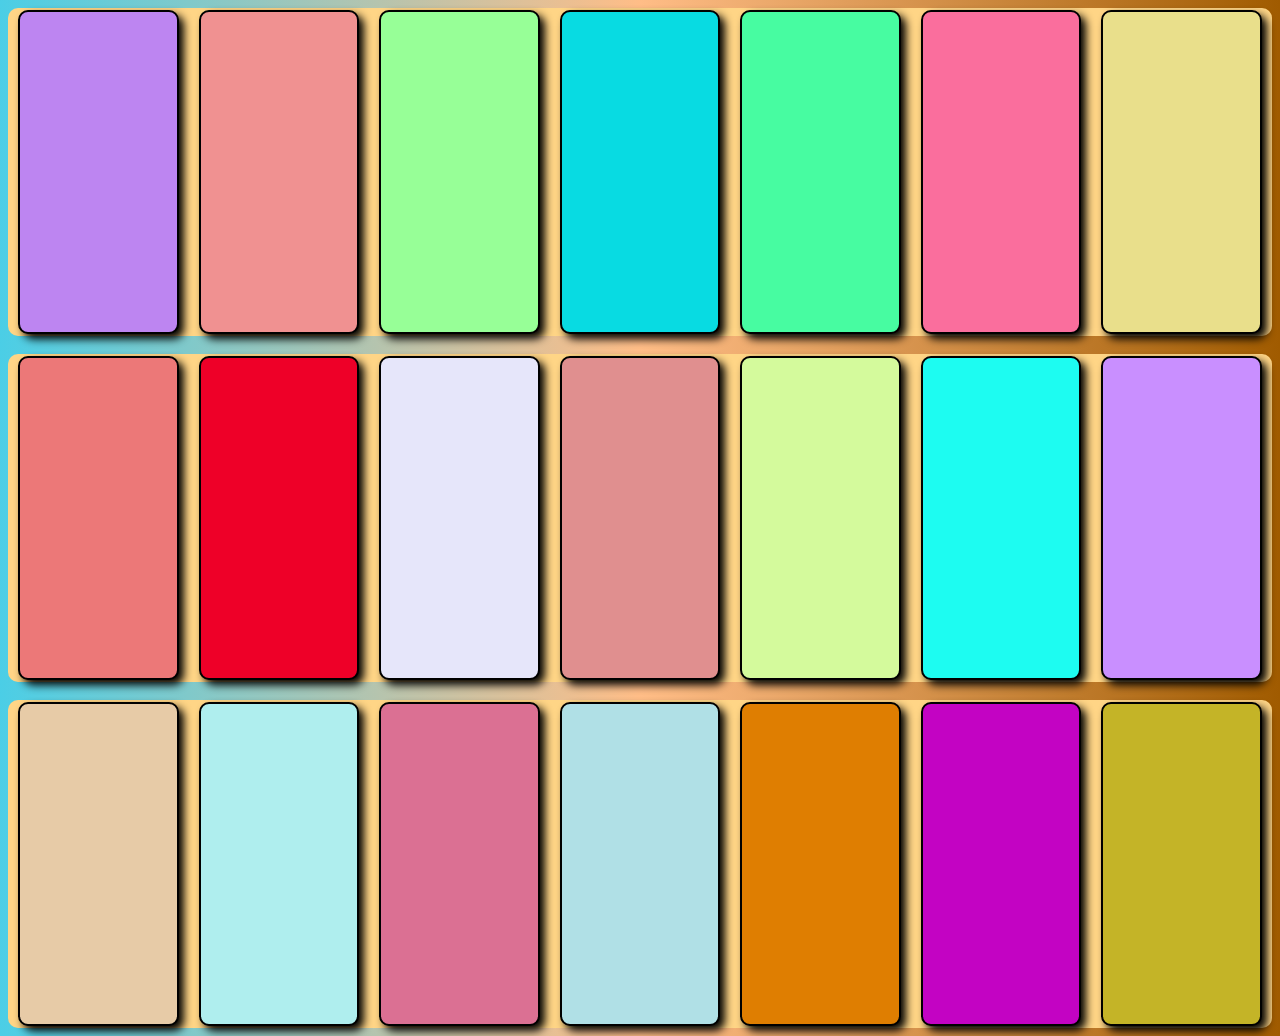
<file: Flip.html>
<!doctype html>
<html lang="en">
  <head>
    <meta charset="UTF-8" />
    <meta name="viewport" content="width=device-width, initial-scale=1.0" />
    <title>Document</title>
  </head>
  <style>
    body {
    background: linear-gradient(to right, rgb(75, 206, 230), #ffbd87, rgb(160, 91, 0));
    }
    .main {
      display: flex;
      background-color: rgb(255, 213, 134);
      border-radius: 10px;
      height: 30%;
    }

    .c1 {
      width: 13%;
      height: 100%;
      margin: 2px 10px;
      box-shadow: 5px 5px 8px black;
      display: inline;
      text-align: center;
      background-color: blue;
      border: 2px solid #000;
        border-radius: 10px;
        transition: transform 2s;
        p{
            opacity: 0;
        }
    }

    .c1:hover{
        transform: rotateY(180deg);
       p{
        transform: rotateY(180deg);
        opacity: 1;
       }
    }
    
  </style>
  <body>
    <div class="main">
      <div class="c1" style="background-color: rgb(189, 133, 241);">
        <p>
          Lorem ipsum dolor sit amet consectetur adipisicing elit. Cum, nemo et
          ipsum sunt earum, laborum voluptates eius incidunt laudantium ut
          architecto excepturi molestiae dignissimos quas quis accusantium
          quaerat qui laboriosam! Lorem ipsum dolor sit, amet consectetur
          adipisicing elit. Rem, vitae placeat neque pariatur ut nesciunt
          aliquid debitis?
        </p>
      </div>
      <div class="c1" style="background-color: rgb(240, 145, 145);">
        <p>
          Lorem ipsum dolor sit amet consectetur adipisicing elit. Cum, nemo et
          ipsum sunt earum, laborum voluptates eius incidunt laudantium ut
          architecto excepturi molestiae dignissimos quas quis accusantium
          quaerat qui laboriosam! Lorem ipsum dolor sit, amet consectetur
          adipisicing elit. Rem, vitae placeat neque pariatur ut nesciunt
          aliquid debitis?
        </p>
      </div>
      <div class="c1" style="background-color: rgb(151, 255, 151);">
        <p>
          Lorem ipsum dolor sit amet consectetur adipisicing elit. Cum, nemo et
          ipsum sunt earum, laborum voluptates eius incidunt laudantium ut
          architecto excepturi molestiae dignissimos quas quis accusantium
          quaerat qui laboriosam! Lorem ipsum dolor sit, amet consectetur
          adipisicing elit. Rem, vitae placeat neque pariatur ut nesciunt
          aliquid debitis?
        </p>
      </div>
      <div class="c1" style="background-color: rgb(8, 219, 226);">
        <p>
          Lorem ipsum dolor sit amet consectetur adipisicing elit. Cum, nemo et
          ipsum sunt earum, laborum voluptates eius incidunt laudantium ut
          architecto excepturi molestiae dignissimos quas quis accusantium
          quaerat qui laboriosam! Lorem ipsum dolor sit, amet consectetur
          adipisicing elit. Rem, vitae placeat neque pariatur ut nesciunt
          aliquid debitis?
        </p>
      </div>
      <div class="c1" style="background-color: rgb(71, 252, 161);">
        <p>
          Lorem ipsum dolor sit amet consectetur adipisicing elit. Cum, nemo et
          ipsum sunt earum, laborum voluptates eius incidunt laudantium ut
          architecto excepturi molestiae dignissimos quas quis accusantium
          quaerat qui laboriosam! Lorem ipsum dolor sit, amet consectetur
          adipisicing elit. Rem, vitae placeat neque pariatur ut nesciunt
          aliquid debitis?
        </p>
      </div>
      <div class="c1" style="background-color: rgb(250, 110, 157);">
        <p>
          Lorem ipsum dolor sit amet consectetur adipisicing elit. Cum, nemo et
          ipsum sunt earum, laborum voluptates eius incidunt laudantium ut
          architecto excepturi molestiae dignissimos quas quis accusantium
          quaerat qui laboriosam! Lorem ipsum dolor sit, amet consectetur
          adipisicing elit. Rem, vitae placeat neque pariatur ut nesciunt
          aliquid debitis?
        </p>
      </div>
      <div class="c1" style="background-color: rgb(233, 223, 139);">
        <p>
          Lorem ipsum dolor sit amet consectetur adipisicing elit. Cum, nemo et
          ipsum sunt earum, laborum voluptates eius incidunt laudantium ut
          architecto excepturi molestiae dignissimos quas quis accusantium
          quaerat qui laboriosam! Lorem ipsum dolor sit, amet consectetur
          adipisicing elit. Rem, vitae placeat neque pariatur ut nesciunt
          aliquid debitis?
        </p>
      </div>

    </div>
    <br>
    <div class="main">
      <div class="c1" style="background-color: rgb(236, 120, 120);">
        <p>
          Lorem ipsum dolor sit amet consectetur adipisicing elit. Cum, nemo et
          ipsum sunt earum, laborum voluptates eius incidunt laudantium ut
          architecto excepturi molestiae dignissimos quas quis accusantium
          quaerat qui laboriosam! Lorem ipsum dolor sit, amet consectetur
          adipisicing elit. Rem, vitae placeat neque pariatur ut nesciunt
          aliquid debitis?
        </p>
      </div>
      <div class="c1" style="background-color: rgb(238, 0, 40);">
        <p>
          Lorem ipsum dolor sit amet consectetur adipisicing elit. Cum, nemo et
          ipsum sunt earum, laborum voluptates eius incidunt laudantium ut
          architecto excepturi molestiae dignissimos quas quis accusantium
          quaerat qui laboriosam! Lorem ipsum dolor sit, amet consectetur
          adipisicing elit. Rem, vitae placeat neque pariatur ut nesciunt
          aliquid debitis?
        </p>
      </div>
      <div class="c1" style="background-color: lavender;">
        <p>
          Lorem ipsum dolor sit amet consectetur adipisicing elit. Cum, nemo et
          ipsum sunt earum, laborum voluptates eius incidunt laudantium ut
          architecto excepturi molestiae dignissimos quas quis accusantium
          quaerat qui laboriosam! Lorem ipsum dolor sit, amet consectetur
          adipisicing elit. Rem, vitae placeat neque pariatur ut nesciunt
          aliquid debitis?
        </p>
      </div>
      <div class="c1" style="background-color: rgb(224, 143, 143);">
        <p>
          Lorem ipsum dolor sit amet consectetur adipisicing elit. Cum, nemo et
          ipsum sunt earum, laborum voluptates eius incidunt laudantium ut
          architecto excepturi molestiae dignissimos quas quis accusantium
          quaerat qui laboriosam! Lorem ipsum dolor sit, amet consectetur
          adipisicing elit. Rem, vitae placeat neque pariatur ut nesciunt
          aliquid debitis?
        </p>
      </div>
      <div class="c1" style="background-color:rgb(212, 250, 156);">
        <p>
          Lorem ipsum dolor sit amet consectetur adipisicing elit. Cum, nemo et
          ipsum sunt earum, laborum voluptates eius incidunt laudantium ut
          architecto excepturi molestiae dignissimos quas quis accusantium
          quaerat qui laboriosam! Lorem ipsum dolor sit, amet consectetur
          adipisicing elit. Rem, vitae placeat neque pariatur ut nesciunt
          aliquid debitis?
        </p>
      </div>
      <div class="c1" style="background-color: rgb(29, 252, 241);">
        <p>
          Lorem ipsum dolor sit amet consectetur adipisicing elit. Cum, nemo et
          ipsum sunt earum, laborum voluptates eius incidunt laudantium ut
          architecto excepturi molestiae dignissimos quas quis accusantium
          quaerat qui laboriosam! Lorem ipsum dolor sit, amet consectetur
          adipisicing elit. Rem, vitae placeat neque pariatur ut nesciunt
          aliquid debitis?
        </p>
      </div>
      <div class="c1" style="background-color: rgb(201, 143, 255);">
        <p>
          Lorem ipsum dolor sit amet consectetur adipisicing elit. Cum, nemo et
          ipsum sunt earum, laborum voluptates eius incidunt laudantium ut
          architecto excepturi molestiae dignissimos quas quis accusantium
          quaerat qui laboriosam! Lorem ipsum dolor sit, amet consectetur
          adipisicing elit. Rem, vitae placeat neque pariatur ut nesciunt
          aliquid debitis?
        </p>
      </div>
    </div>
    <br>
    <div class="main">
      <div class="c1" style="background-color: rgb(231, 203, 167);">
        <p>
          Lorem ipsum dolor sit amet consectetur adipisicing elit. Cum, nemo et
          ipsum sunt earum, laborum voluptates eius incidunt laudantium ut
          architecto excepturi molestiae dignissimos quas quis accusantium
          quaerat qui laboriosam! Lorem ipsum dolor sit, amet consectetur
          adipisicing elit. Rem, vitae placeat neque pariatur ut nesciunt
          aliquid debitis?
        </p>
      </div>
      <div class="c1" style="background-color: paleturquoise;">
        <p>
          Lorem ipsum dolor sit amet consectetur adipisicing elit. Cum, nemo et
          ipsum sunt earum, laborum voluptates eius incidunt laudantium ut
          architecto excepturi molestiae dignissimos quas quis accusantium
          quaerat qui laboriosam! Lorem ipsum dolor sit, amet consectetur
          adipisicing elit. Rem, vitae placeat neque pariatur ut nesciunt
          aliquid debitis?
        </p>
      </div>
      <div class="c1" style="background-color: palevioletred;">
        <p>
          Lorem ipsum dolor sit amet consectetur adipisicing elit. Cum, nemo et
          ipsum sunt earum, laborum voluptates eius incidunt laudantium ut
          architecto excepturi molestiae dignissimos quas quis accusantium
          quaerat qui laboriosam! Lorem ipsum dolor sit, amet consectetur
          adipisicing elit. Rem, vitae placeat neque pariatur ut nesciunt
          aliquid debitis?
        </p>
      </div>
      <div class="c1" style="background-color: powderblue;">
        <p>
          Lorem ipsum dolor sit amet consectetur adipisicing elit. Cum, nemo et
          ipsum sunt earum, laborum voluptates eius incidunt laudantium ut
          architecto excepturi molestiae dignissimos quas quis accusantium
          quaerat qui laboriosam! Lorem ipsum dolor sit, amet consectetur
          adipisicing elit. Rem, vitae placeat neque pariatur ut nesciunt
          aliquid debitis?
        </p>
      </div>
      <div class="c1" style="background-color: rgb(223, 126, 1);">
        <p>
          Lorem ipsum dolor sit amet consectetur adipisicing elit. Cum, nemo et
          ipsum sunt earum, laborum voluptates eius incidunt laudantium ut
          architecto excepturi molestiae dignissimos quas quis accusantium
          quaerat qui laboriosam! Lorem ipsum dolor sit, amet consectetur
          adipisicing elit. Rem, vitae placeat neque pariatur ut nesciunt
          aliquid debitis?
        </p>
      </div>
      <div class="c1" style="background-color: rgb(195, 3, 195);">
        <p>
          Lorem ipsum dolor sit amet consectetur adipisicing elit. Cum, nemo et
          ipsum sunt earum, laborum voluptates eius incidunt laudantium ut
          architecto excepturi molestiae dignissimos quas quis accusantium
          quaerat qui laboriosam! Lorem ipsum dolor sit, amet consectetur
          adipisicing elit. Rem, vitae placeat neque pariatur ut nesciunt
          aliquid debitis?
        </p>
      </div>
      <div class="c1" style="background-color: rgb(196, 180, 39);">
        <p>
          Lorem ipsum dolor sit amet consectetur adipisicing elit. Cum, nemo et
          ipsum sunt earum, laborum voluptates eius incidunt laudantium ut
          architecto excepturi molestiae dignissimos quas quis accusantium
          quaerat qui laboriosam! Lorem ipsum dolor sit, amet consectetur
          adipisicing elit. Rem, vitae placeat neque pariatur ut nesciunt
          aliquid debitis?
        </p>
      </div>
      
    </div>
  </body>
</html>
</file>
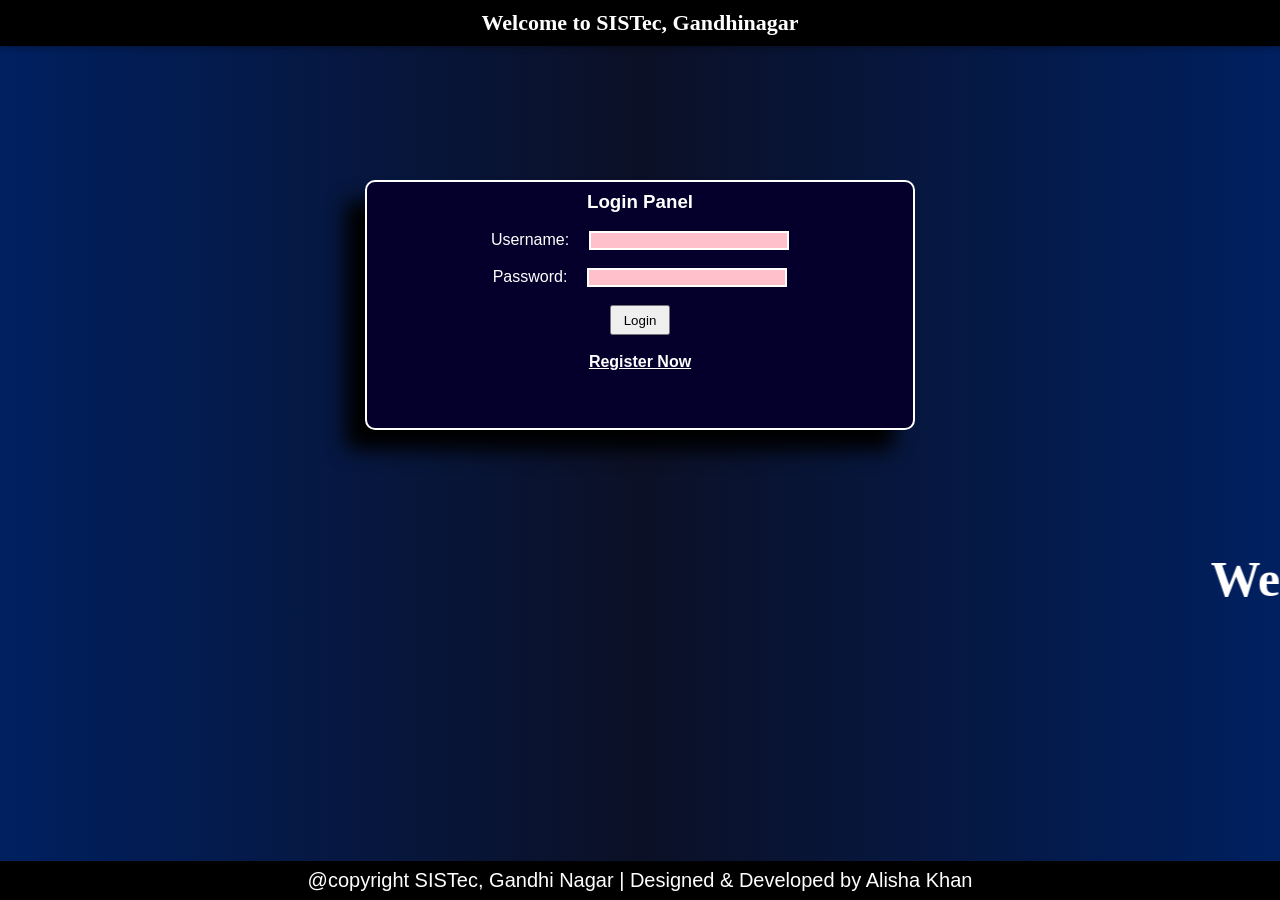
<file: Form.html>
<!DOCTYPE html>
<html lang="en">

<head>
    <meta charset="UTF-8">
    <meta name="viewport" content="width=device-width, initial-scale=1.0">
    <title>Document</title>
    <style>
        * {
            padding: 0;
            margin: 0;
            box-sizing: border-box;
        }

        body {
             background: linear-gradient(to right, rgb(234, 0, 156), rgb(237, 242, 242), rgb(255, 15, 183));
            background: linear-gradient(to right, rgb(2, 184, 212), rgb(237, 242, 242), rgb(2, 184, 212));
             background: linear-gradient(to right, rgb(0, 32, 96), rgb(11, 16, 38), rgb(0, 32, 96));
        }

        header {
            position: fixed;
            top: 0;
            width: 100%;
            background: black;
            color: white;
            font-family: cursive;
            display: flex;
            justify-content: center;
            padding: 10px 30px;
            box-shadow: 0 2px 6px rgba(0, 0, 0, 0.3);
            font-size: 22px;
            font-weight: bold;
        }

        h3 {
            color: white;
        }

        #div1 {
            background-color: rgb(230, 0, 177);
            background-color: rgb(4, 0, 43);
            height: 250px;
            width: 550px;
            margin: auto;
            padding: 9px;
            border-radius: 10px;
            box-shadow: -20px 20px 20px black;
            border: 2px solid white;
        }

        .inp1 {
            width: 200px;
            border: 2px solid white;
            background-color: pink;
        }

        marquee {
            margin-top: 120px;
            color: white;
            font-size: 50px;
            font-family: "Brush Script MT";
            text-shadow: 5px, 5px, 5px black;
        }

        footer {
            position: fixed;
            bottom: 0;
            width: 100%;
            background: black;
            color: white;
            text-align: center;
            padding: 8px;
        }
    </style>
</head>

<body>
    <header>Welcome to SISTec, Gandhinagar</header>

    <br><br><br><br><br><br><br><br><br><br>

    <div align="center" id="div1">
        <h3 style="font-family:Arial, sans-serif ;">Login Panel</h3>
        <form action="" method="post" onsubmit="return check()">
            <h4 id="error" style="color: rgb(240, 176, 176); text-shadow: 2px 2px 2px rgba(221, 14, 14, 0.849);"></h4>
            <br>
            <div style="color: white; font-size: medium; font-family: Arial, sans-serif;">
                Username:&emsp14;&emsp14;&emsp14;&emsp14;&emsp14;<input class="inp1" type="text" name="name" id="name">
                <br>
                <br>
                Password:&emsp14;&emsp14;&emsp14;&emsp14;&emsp14;<input class="inp1" type="password" name="pwd"
                    id="pwd">
                <br>
                <br>
            </div>
            <input type="submit" value="Login" style="width: 60px; height: 30px;">
            <br>
            <br>
            <h4 style="color: white; font-family: Arial, sans-serif;"><a style="color: white;" href="/Day_11/FormExample.html">Register Now</a></h4>
        </form>
    </div>
    <marquee>
        <h4 style="text-shadow: 5px, 5px, 5px black;">Welcome to the World of Engineering</h4>
    </marquee>
    <footer style="font-size: 20px; font-family: Arial, sans-serif;">@copyright SISTec, Gandhi Nagar | Designed &
        Developed by Alisha Khan</footer>

</body>
<script>
    function check() {
        name = document.getElementById('name').value;
        pwd = document.getElementById('pwd').value;
        flag = 1;
        message = "";
        m = new Array();
        let namep = /^[A-Za-z ]+$/;

        if (name == "") {
            m[0] = "Name is required";
            flag = 0;
        }
        else if (!name.match(namep)) {
            m[0] = "Name should be only character not number"
            flag = 0;
        }
        else {
            m[0] = "";
        }
        if (pwd == "") {
            m[1] = "* Password is required";
            flag = 0;
        }
        else if (pwd.length < 8) {
            m[1] = "Password should be of more than 8 characters";
            flag = 0;
        }
        else {
            m[1] = "";
        }
        if (flag == 0) {
            for (let i = 0; i < 2; i++) {
                message = message + m[i] + "<br>"
            }
            document.getElementById('error').innerHTML = message;
            return false;
        }
        else {
            return true;
        }
    }
</script>

</html>
</file>
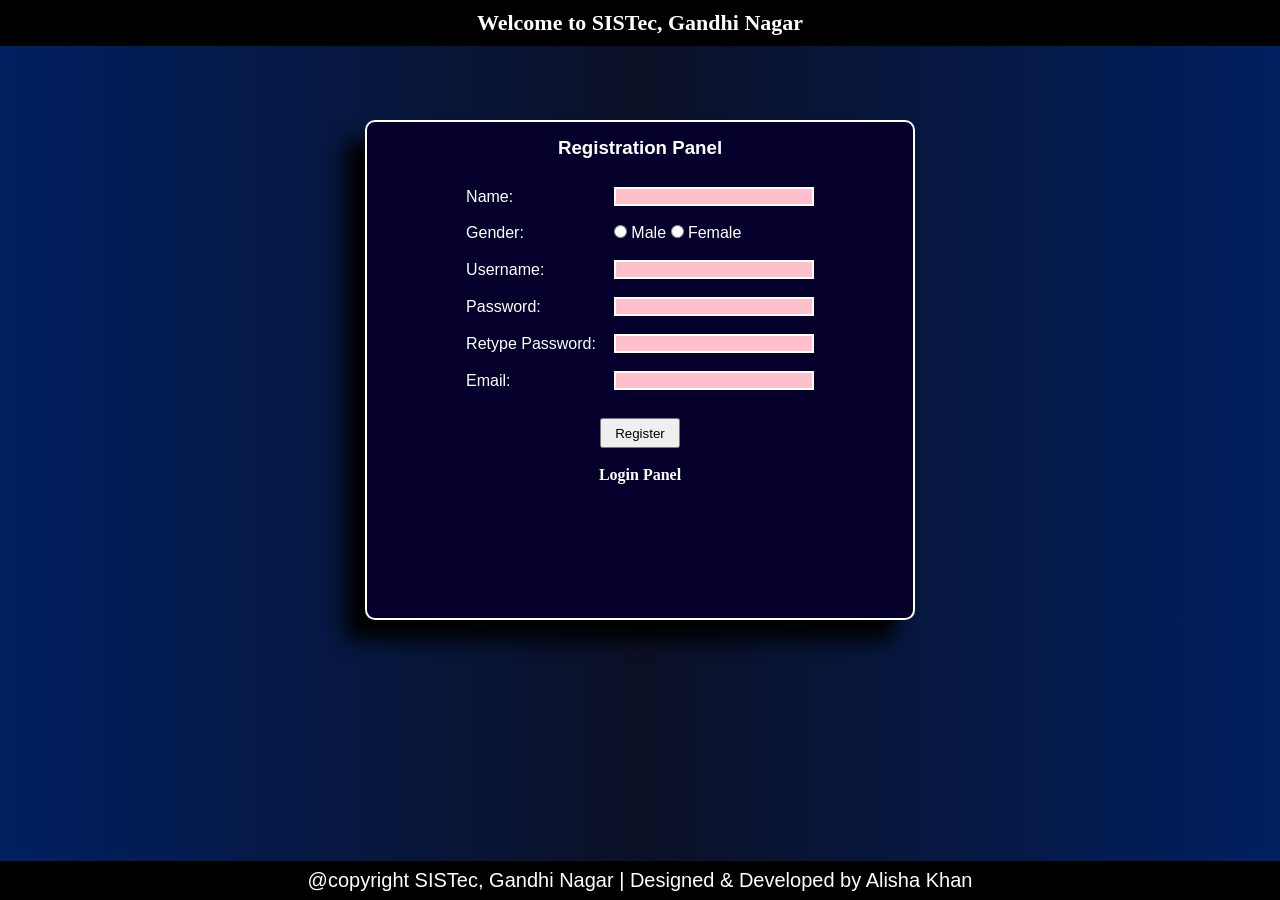
<file: FormExample.html>
<!DOCTYPE html>
<html lang="en">
<head>
    <meta charset="UTF-8">
    <meta name="viewport" content="width=device-width, initial-scale=1.0">
    <title>Document</title>
    <style>
        *{
            padding: 0;
            margin: 0;
            box-sizing: border-box;
        }
        body{
            background: linear-gradient(to right, rgb(234, 0, 156), rgb(237, 242, 242), rgb(255, 15, 183));
             background: linear-gradient(to right, rgb(0, 32, 96), rgb(11, 16, 38), rgb(0, 32, 96));
        }
        header{
            position: fixed;
            top: 0;
            width: 100%;
            background: black;
            color: white;
            font-family: cursive;
            display: flex;
            justify-content: center;
            padding: 10px 30px;
            font-size: 22px;
            font-weight: bold;
        }
        h3{
            color: white;
        }
        #div1{
            background-color: rgb(230, 0, 177);
            background-color: rgb(4, 0, 43);
            height: 500px;
            width: 550px;
            margin: auto;
            margin-top: 120px;
            padding: 15px;
            border-radius: 10px;
            box-shadow: -20px 20px 20px black;
            border: 2px solid white;
        }
        .inp1{
            width: 200px;
            border: 2px solid white;
            background-color: pink;
        }
        table{
            color: white;
            font-family: Arial, sans-serif;
        }
        td{
            padding: 8px;
        }
        footer{
            position: fixed;
            bottom: 0;
            width: 100%;
            background: black;
            color: white;
            text-align: center;
            padding: 8px;
        }
    </style>
</head>
<body>

<header>Welcome to SISTec, Gandhi Nagar</header>

<div align="center" id="div1">  
    <h3 style="font-family:Arial, sans-serif ;">Registration Panel</h3>

<form onsubmit="return check()">
    <h4 id="error" style="color: rgb(240, 176, 176);"></h4>
    <br>

    <table>
        <tr>
            <td>Name:</td>
            <td><input class="inp1" type="text" id="name"></td>
        </tr>

        <tr>
            <td>Gender:</td>
            <td>
                <input type="radio" name="g"> Male
                <input type="radio" name="g"> Female
            </td>
        </tr>

        <tr>
            <td>Username:</td>
            <td><input class="inp1" type="text" id="uname"></td>
        </tr>

        <tr>
            <td>Password:</td>
            <td><input class="inp1" type="password" id="pwd"></td>
        </tr>

        <tr>
            <td>Retype Password:</td>
            <td><input class="inp1" type="password" id="cpwd"></td>
        </tr>

        <tr>
            <td>Email:</td>
            <td><input class="inp1" type="text" id="email"></td>
        </tr>
    </table>

    <br>

    <input type="submit" value="Register" style="width: 80px; height: 30px;">
    <br><br>

    <h4 style="color: white;">Login Panel</h4>
</form>
</div>

<footer style="font-size: 20px; font-family: Arial, sans-serif;">@copyright SISTec, Gandhi Nagar | Designed & Developed by Alisha Khan</footer>

</body>

<script>
function check()
{
    name = document.getElementById('name').value;
    uname = document.getElementById('uname').value;
    pwd = document.getElementById('pwd').value;
    cpwd = document.getElementById('cpwd').value;
    email = document.getElementById('email').value;

    g = document.getElementsByName('g');

    flag = 1;
    message = "";
    m = new Array();

    if(name == ""){
        m[0] = "Name is required";
        flag = 0;
    } else { m[0] = ""; }

    if(uname == ""){
        m[1] = "Username is required";
        flag = 0;
    } else { m[1] = ""; }

    gen = 0;
    for(i=0;i<g.length;i++){
        if(g[i].checked){
            gen = 1;
        }
    }
    if(gen == 0){
        m[2] = "Select Gender";
        flag = 0;
    } else { m[2] = ""; }

    if(pwd == ""){
        m[3] = "Password is required";
        flag = 0;
    } 
    else if(pwd.length < 8){
        m[3] = "Password must be 8 characters";
        flag = 0;
    } else { m[3] = ""; }

    if(cpwd != pwd){
        m[4] = "Password not matched";
        flag = 0;
    } else { m[4] = ""; }

    if(email == ""){
        m[5] = "Email is required";
        flag = 0;
    } else { m[5] = ""; }

    if(flag == 0){
        for(let i=0;i<6;i++){
            message = message + m[i] + "<br>";
        }
        document.getElementById('error').innerHTML = message;
        return false;
    }
    else{
        return true;
    }
}
</script>

</html>
</file>
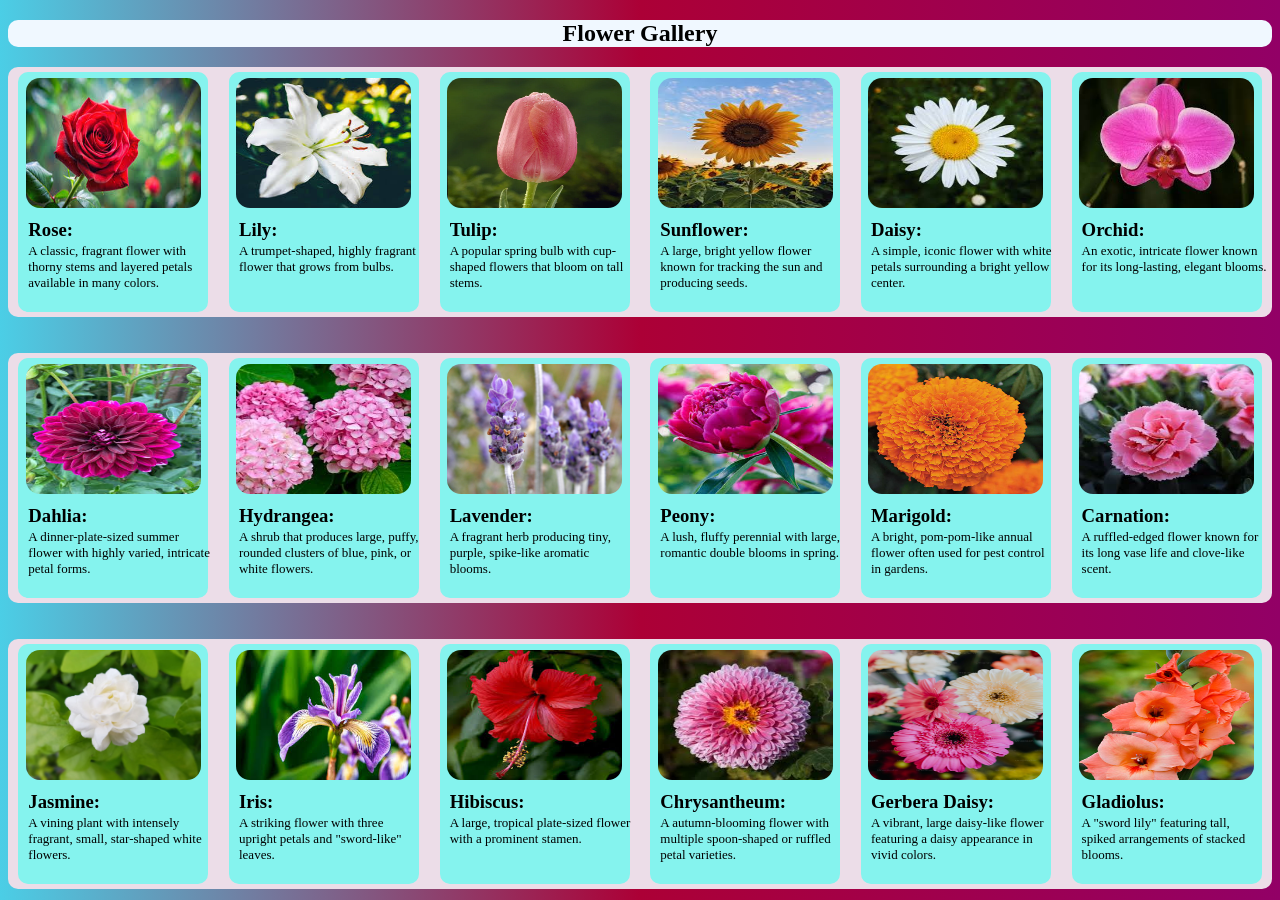
<file: gallery.html>
<!DOCTYPE html>
<html lang="en">

<head>
    <meta charset="UTF-8">
    <meta name="viewport" content="width=device-width, initial-scale=1.0">
    <title>Document</title>
    <style>
        body {
            background: linear-gradient(to right, rgb(75, 206, 230), #ac0036, rgb(146, 0, 102));
        }

        h2 {
            text-align: center;
            background-color: aliceblue;
            border-radius: 10px;
        }

        h2:hover {
            border: 3px solid black;
        }

        #d1 {
            border-radius: 10px;
            height: 250px;
            width: 100%;
            background-color: rgb(236, 221, 232);
            margin: auto;
            transition: transform 10s;
        }

        #d1:hover {
            border: 3px solid maroon;
            transform: rotate(360);
        }

        #d2 {
            border-radius: 10px;
            height: 150px;
            width: 100%;
            background-color: rgb(236, 221, 232);
            margin: auto;
        }

        #d2:hover {
            border: 3px solid rgb(0, 55, 107);
        }

        div {
            display: flex;
            height: 120px;
            margin: auto;
        }

        #d2 {
            background-color: rgb(133, 243, 238);
            height: 240px;
            width: 190px;
            display: inline-block;
            margin: auto;
            transition: transform 2s;
        }

        #d2:hover{
            transform: rotateY(180deg);
       
        }
        img {
            padding: 6px;
            margin: auto;
            border-radius: 20px;
            height: 130px;
            width: 175px;
        }

        p {
            font-size: small;
        }

        table {
            height: 130px;
            width: 150px;
        }

        #d3 {
            height: 110px;
            margin: auto;
            width: 100%;
        }

        #d4 {
            padding-top: 20px;
            padding-left: 10px;
            height: 10px;
            width: 100%;
        }
        #d5{
            padding-left: 10px;
            height: 10px;
            width: 100%;
            text-align: center;
            margin: auto;
        }
    </style>
</head>

<body>
    <h2>Flower Gallery </h2>
    <div id="d1">
        <div id="d2">
            <div id="d3"><img src="/IMAGES/rose.jpg" alt=""></div> <br>
            <div id="d5"><h3 align="center">Rose:</h3></div>
            <div id="d4">
                <p>A classic, fragrant flower with thorny stems and layered petals available in many colors.</p>
            </div>
        </div>
        <div id="d2">
            <div id="d3"><img src="/IMAGES/lily.jpg" alt=""></div> <br>
            <div id="d5"><h3 align="center">Lily:</h3></div>
            <div id="d4">
                <p>A trumpet-shaped, highly fragrant flower that grows from bulbs.</p>
            </div>
        </div>
        <div id="d2">
            <div id="d3"><img src="/IMAGES/tulip.webp" alt=""></div> <br>
            <div id="d5"><h3 align="center">Tulip:</h3></div>
            <div id="d4">
                <p> A popular spring bulb with cup-shaped flowers that bloom on tall stems.</p>
            </div>
        </div>
        <div id="d2">
            <div id="d3"><img src="/IMAGES/sunflower.jpg" alt=""></div> <br>
            <div id="d5"><h3 align="center">Sunflower:</h3></div>
            <div id="d4">
                <p>A large, bright yellow flower <br> known for tracking the sun and producing seeds.</p>
            </div>
        </div>
        <div id="d2">
            <div id="d3"><img src="/IMAGES/daisy.jpg" alt=""></div> <br>
            <div id="d5"><h3 align="center">Daisy:</h3></div>
            <div id="d4">
                <p> A simple, iconic flower with white petals surrounding a bright yellow center.</p>
            </div>
        </div>
        <div id="d2">
            <div id="d3"><img src="/IMAGES/orchid.jpg" alt=""></div> <br>
            <div id="d5"><h3 align="center">Orchid:</h3></div>
            <div id="d4">
                <p>An exotic, intricate flower known for its long-lasting, elegant blooms.</p>
            </div>
        </div>
    </div>
    <br>
    <br>
    <div id="d1">
        <div id="d2">
            <div id="d3"><img src="/IMAGES/dahlia.jpg" alt=""></div> <br>
            <div id="d5"><h3 align="center">Dahlia:</h3></div>
            <div id="d4">
                <p>A dinner-plate-sized summer <br> flower with highly varied, intricate petal forms.</p>
            </div>
        </div>
        <div id="d2">
            <div id="d3"><img src="/IMAGES/hydrangea.jpg" alt=""></div> <br>
            <div id="d5"><h3 align="center">Hydrangea:</h3></div>
            <div id="d4">
                <p> A shrub that produces large, puffy, rounded clusters of blue, pink, or white flowers.</p>
            </div>
        </div>
        <div id="d2">
            <div id="d3"><img src="/IMAGES/lavender.jpg" alt="" height="90px" width="150px"></div> <br>
            <div id="d5"><h3 align="center">Lavender:</h3></div>
            <div id="d4">
                <p>A fragrant herb producing tiny, purple, spike-like aromatic <br>blooms.</p>
            </div>
        </div>
        <div id="d2">
            <div id="d3"><img src="/IMAGES/peony.jpg" alt="" height="90px" width="150px"></div> <br>
            <div id="d5"><h3 align="center">Peony:</h3></div>
            <div id="d4">
                <p> A lush, fluffy perennial with large, romantic double blooms in spring.</p>
            </div>
        </div>
        <div id="d2">
            <div id="d3"><img src="/IMAGES/marigold.webp" alt="" height="90px" width="150px"></div> <br>
            <div id="d5"><h3 align="center">Marigold:</h3></div>
            <div id="d4">
                <p>A bright, pom-pom-like annual flower often used for pest control <br> in gardens.</p>
            </div>
        </div>
        <div id="d2">
            <div id="d3"><img src="/IMAGES/carnation.jpg" alt="" height="90px" width="150px"></div> <br>
            <div id="d5"><h3 align="center">Carnation:</h3></div>
            <div id="d4">
                <p>A ruffled-edged flower known for its long vase life and clove-like scent.</p>
            </div>
        </div>
    </div>
    <br>
    <br>
    <div id="d1">
        <div id="d2">
            <div id="d3"><img src="/IMAGES/jasmine.webp" alt="" height="90px" width="150px"></div> <br>
             <div id="d5"><h3 align="center">Jasmine:</h3></div>
            <div id="d4">
                <p>A vining plant with intensely fragrant, small, star-shaped white flowers.</p>
            </div>
        </div>
        <div id="d2">
            <div id="d3"><img src="/IMAGES/iris.jpg" alt="" height="90px" width="150px"></div> <br>
             <div id="d5"><h3 align="center">Iris:</h3></div>
            <div id="d4">
                <p>A striking flower with three <br>upright petals and "sword-like" leaves.</p>
            </div>
        </div>
        <div id="d2">
            <div id="d3"><img src="/IMAGES/hibiscus.jpg" alt="" height="90px" width="150px"></div> <br>
             <div id="d5"><h3 align="center">Hibiscus:</h3></div>
            <div id="d4">
                <p>A large, tropical plate-sized flower with a prominent stamen.</p>
            </div>
        </div>
        <div id="d2">
            <div id="d3"><img src="/IMAGES/chrysantheum.jpg" alt="" height="90px" width="150px"></div> <br>
             <div id="d5"><h3 align="center">Chrysantheum:</h3></div>
            <div id="d4">
                <p>A autumn-blooming flower with multiple spoon-shaped or ruffled petal varieties.</p>
            </div>
        </div>
        <div id="d2">
            <div id="d3"><img src="/IMAGES/gerbera daisy.avif" alt="" height="90px" width="150px"></div> <br>
             <div id="d5"><h3 align="center">Gerbera Daisy:</h3></div>
            <div id="d4">
                <p> A vibrant, large daisy-like flower featuring a daisy appearance in vivid colors.</p>
            </div>
        </div>
        <div id="d2">
            <div id="d3"><img src="/IMAGES/gladiolus.jpg" alt="" height="90px" width="150px"></div> <br>
            <div id="d5"><h3 align="center">Gladiolus:</h3></div>
            <div id="d4">
                <p>A "sword lily" featuring tall, <br> spiked arrangements of stacked blooms.</p>
            </div>
        </div>
    </div>
</body>

</html>
</file>
<file: assets/css/main.css>
/**
* Template Name: SnapFolio
* Template URL: https://bootstrapmade.com/snapfolio-bootstrap-portfolio-template/
* Updated: Jul 21 2025 with Bootstrap v5.3.7
* Author: BootstrapMade.com
* License: https://bootstrapmade.com/license/
*/

/*--------------------------------------------------------------
# Font & Color Variables
# Help: https://bootstrapmade.com/color-system/
--------------------------------------------------------------*/
/* Fonts */
:root {
  --default-font: "Roboto",  system-ui, -apple-system, "Segoe UI", Roboto, "Helvetica Neue", Arial, "Noto Sans", "Liberation Sans", sans-serif, "Apple Color Emoji", "Segoe UI Emoji", "Segoe UI Symbol", "Noto Color Emoji";
  --heading-font: "Ubuntu",  sans-serif;
  --nav-font: "Nunito",  sans-serif;
}

/* Global Colors - The following color variables are used throughout the website. Updating them here will change the color scheme of the entire website */
:root { 
  --background-color: #000816; /* Background color for the entire website, including individual sections */
  --default-color: #ffffff; /* Default color used for the majority of the text content across the entire website */
  --heading-color: #ffffff; /* Color for headings, subheadings and title throughout the website */
  --accent-color: #ececec; /* Accent color that represents your brand on the website. It's used for buttons, links, and other elements that need to stand out */
  --surface-color: ; /* The surface color is used as a background of boxed elements within sections, such as cards, icon boxes, or other elements that require a visual separation from the global background. */
  --contrast-color: #310606; /* Contrast color for text, ensuring readability against backgrounds of accent, heading, or default colors. */
}

/* Nav Menu Colors - The following color variables are used specifically for the navigation menu. They are separate from the global colors to allow for more customization options */
:root {
  --nav-color: rgba(236, 236, 236, 0.59);  /* The default color of the main navmenu links */
  --nav-hover-color: #ffffff; /* Applied to main navmenu links when they are hovered over or active */
  --nav-mobile-background-color: #393939; /* Used as the background color for mobile navigation menu */
  --nav-dropdown-background-color: #393939; /* Used as the background color for dropdown items that appear when hovering over primary navigation items */
  --nav-dropdown-color: #ffffff; /* Used for navigation links of the dropdown items in the navigation menu. */
  --nav-dropdown-hover-color: #ececec; /* Similar to --nav-hover-color, this color is applied to dropdown navigation links when they are hovered over. */
}

/* Color Presets - These classes override global colors when applied to any section or element, providing reuse of the sam color scheme. */

.light-background {
  --background-color: #000a25;
  --surface-color: #323232;
}

.dark-background {
  --background-color: #0056c7;
  --default-color: #ffffff;
  --heading-color: #ffffff;
  --surface-color: #151f2b;
  --contrast-color: #ffffff;
}

/* Smooth scroll */
:root {
  scroll-behavior: smooth;
}

/*--------------------------------------------------------------
# General Styling & Shared Classes
--------------------------------------------------------------*/
body {
  color: var(--default-color);
  background-color: var(--background-color);
  font-family: var(--default-font);
}

a {
  color: var(--accent-color);
  text-decoration: none;
  transition: 0.3s;
}

a:hover {
  color: color-mix(in srgb, var(--accent-color), transparent 25%);
  text-decoration: none;
}

h1,
h2,
h3,
h4,
h5,
h6 {
  color: var(--heading-color);
  font-family: var(--heading-font);
}

/* PHP Email Form Messages
------------------------------*/
.php-email-form .error-message {
  display: none;
  background: #df1529;
  color: #ffffff;
  text-align: left;
  padding: 15px;
  margin-bottom: 24px;
  font-weight: 600;
}

.php-email-form .sent-message {
  display: none;
  color: #ffffff;
  background: #059652;
  text-align: center;
  padding: 15px;
  margin-bottom: 24px;
  font-weight: 600;
}

.php-email-form .loading {
  display: none;
  background: var(--surface-color);
  text-align: center;
  padding: 15px;
  margin-bottom: 24px;
}

.php-email-form .loading:before {
  content: "";
  display: inline-block;
  border-radius: 50%;
  width: 24px;
  height: 24px;
  margin: 0 10px -6px 0;
  border: 3px solid var(--accent-color);
  border-top-color: var(--surface-color);
  animation: php-email-form-loading 1s linear infinite;
}

@keyframes php-email-form-loading {
  0% {
    transform: rotate(0deg);
  }

  100% {
    transform: rotate(360deg);
  }
}

/*--------------------------------------------------------------
# Global Header
--------------------------------------------------------------*/
.header {
  --background-color: #1b1b1b;
  --contrast-color: #444444;
  color: var(--default-color);
  position: fixed;
  top: 0;
  left: 0;
  bottom: 0;
  padding: 0 15px;
  width: 300px;
  transition: all ease-in-out 0.3s;
  overflow-y: auto;
  z-index: 997;
}

.header .header-container {
  border-radius: 20px;
  padding: 15px;
  background-color: var(--background-color);
  border: 1px solid color-mix(in srgb, var(--default-color), transparent 80%);
}

.header .social-links {
  margin: 0 0 10px 0;
}

.header .social-links a {
  font-size: 16px;
  display: inline-flex;
  align-items: center;
  justify-content: center;
  background: color-mix(in srgb, var(--default-color), transparent 90%);
  color: var(--default-color);
  margin: 0 2px;
  border-radius: 50%;
  text-align: center;
  width: 40px;
  height: 40px;
  transition: 0.3s;
}

.header .social-links a:hover {
  color: var(--contrast-color);
  background: var(--accent-color);
}

@media (min-width: 1200px) {

  .header~main,
  .header~#footer {
    margin-left: 330px;
  }
}

@media (max-width: 1199px) {
  .header {
    left: -100%;
  }
}

.header.header-show {
  left: 0;
}

.header .header-toggle {
  color: var(--contrast-color);
  background-color: var(--accent-color);
  font-size: 22px;
  display: flex;
  align-items: center;
  justify-content: center;
  width: 40px;
  height: 40px;
  border-radius: 50%;
  cursor: pointer;
  position: fixed;
  top: 15px;
  right: 15px;
  z-index: 9999;
  transition: background-color 0.3s;
}

.header .header-toggle:hover {
  color: var(--contrast-color);
  background-color: color-mix(in srgb, var(--accent-color) 90%, white 15%);
}

/*--------------------------------------------------------------
# Navigation Menu
--------------------------------------------------------------*/
.mobile-nav-toggle {
  display: none;
}

.navmenu {
  padding: 0;
  z-index: 9997;
  width: 100%;
}

.navmenu ul {
  list-style: none;
  padding: 0 0 20px 0;
  margin: 0;
}

.navmenu a,
.navmenu a:focus {
  color: var(--nav-color);
  padding: 15px 10px;
  font-family: var(--nav-font);
  font-size: 16px;
  font-weight: 400;
  display: flex;
  align-items: center;
  white-space: nowrap;
  transition: 0.3s;
  width: 100%;
}

.navmenu a .navicon,
.navmenu a:focus .navicon {
  font-size: 20px;
  margin-right: 10px;
}

.navmenu a .toggle-dropdown,
.navmenu a:focus .toggle-dropdown {
  font-size: 12px;
  line-height: 0;
  margin-left: auto;
  width: 30px;
  height: 30px;
  display: flex;
  align-items: center;
  justify-content: center;
  border-radius: 50%;
  transition: 0.3s;
  flex-shrink: 0;
  background-color: color-mix(in srgb, var(--accent-color), transparent 90%);
}

.navmenu a .toggle-dropdown:hover,
.navmenu a:focus .toggle-dropdown:hover {
  background-color: var(--accent-color);
  color: var(--contrast-color);
}

.navmenu a:hover,
.navmenu .active,
.navmenu .active:focus {
  color: var(--nav-hover-color);
}

.navmenu a:hover .navicon,
.navmenu .active .navicon,
.navmenu .active:focus .navicon {
  color: var(--accent-color);
}

.navmenu .active .toggle-dropdown,
.navmenu .active:focus .toggle-dropdown {
  background-color: var(--accent-color);
  color: var(--contrast-color);
  transform: rotate(180deg);
}

.navmenu .dropdown {
  display: block;
}

.navmenu .dropdown a,
.navmenu .dropdown a:focus {
  color: --nav-dropdown-color;
}

.navmenu .dropdown a:hover,
.navmenu .dropdown .active,
.navmenu .dropdown .active:focus {
  color: var(--nav-dropdown-hover-color);
}

.navmenu .dropdown ul {
  position: static;
  display: none;
  z-index: 99;
  padding: 5px 10px;
  margin: 5px 10px;
  background-color: var(--nav-dropdown-background-color);
  border: 1px solid color-mix(in srgb, var(--default-color), transparent 90%);
  box-shadow: none;
  transition: all 0.5s ease-in-out;
}

.navmenu .dropdown ul ul {
  background-color: rgba(33, 37, 41, 0.1);
}

.navmenu .dropdown>.dropdown-active {
  display: block;
  background-color: rgba(33, 37, 41, 0.03);
}

/*--------------------------------------------------------------
# Global Footer
--------------------------------------------------------------*/
.footer {
  color: var(--default-color);
  background-color: var(--background-color);
  font-size: 14px;
  padding: 0 0 40px 0;
  position: relative;
}

.footer .copyright {
  padding-top: 40px;
  border-top: 1px solid color-mix(in srgb, var(--default-color), transparent 90%);
}

.footer .copyright p {
  margin-bottom: 0;
}

.footer .credits {
  margin-top: 4px;
  font-size: 13px;
  text-align: center;
}

/*--------------------------------------------------------------
# Preloader
--------------------------------------------------------------*/
#preloader {
  position: fixed;
  inset: 0;
  z-index: 999999;
  overflow: hidden;
  background: var(--background-color);
  transition: all 0.6s ease-out;
}

#preloader:before {
  content: "";
  position: fixed;
  top: calc(50% - 30px);
  left: calc(50% - 30px);
  border: 6px solid #ffffff;
  border-color: var(--accent-color) transparent var(--accent-color) transparent;
  border-radius: 50%;
  width: 60px;
  height: 60px;
  animation: animate-preloader 1.5s linear infinite;
}

@keyframes animate-preloader {
  0% {
    transform: rotate(0deg);
  }

  100% {
    transform: rotate(360deg);
  }
}

/*--------------------------------------------------------------
# Scroll Top Button
--------------------------------------------------------------*/
.scroll-top {
  position: fixed;
  visibility: hidden;
  opacity: 0;
  right: 15px;
  bottom: -15px;
  z-index: 99999;
  background-color: var(--accent-color);
  width: 44px;
  height: 44px;
  border-radius: 50px;
  transition: all 0.4s;
}

.scroll-top i {
  font-size: 24px;
  color: var(--contrast-color);
  line-height: 0;
}

.scroll-top:hover {
  background-color: color-mix(in srgb, var(--accent-color), transparent 20%);
  color: var(--contrast-color);
}

.scroll-top.active {
  visibility: visible;
  opacity: 1;
  bottom: 15px;
}

/*--------------------------------------------------------------
# Disable aos animation delay on mobile devices
--------------------------------------------------------------*/
@media screen and (max-width: 768px) {
  [data-aos-delay] {
    transition-delay: 0 !important;
  }
}

/*--------------------------------------------------------------
# Global Page Titles & Breadcrumbs
--------------------------------------------------------------*/
.page-title {
  color: var(--default-color);
  padding: 25px 0 0 0;
  position: relative;
}

.page-title .container {
  border-bottom: 1px solid color-mix(in srgb, var(--default-color), transparent 90%);
  padding-bottom: 25px;
}

.page-title h1 {
  font-size: 24px;
  font-weight: 700;
}

.page-title .breadcrumbs ol {
  display: flex;
  flex-wrap: wrap;
  list-style: none;
  padding: 0;
  margin: 0;
  font-size: 14px;
  font-weight: 400;
}

.page-title .breadcrumbs ol li+li {
  padding-left: 10px;
}

.page-title .breadcrumbs ol li+li::before {
  content: "/";
  display: inline-block;
  padding-right: 10px;
  color: color-mix(in srgb, var(--default-color), transparent 70%);
}

/*--------------------------------------------------------------
# Global Sections
--------------------------------------------------------------*/
section,
.section {
  color: var(--default-color);
  background-color: var(--background-color);
  padding: 60px 0;
  overflow: clip;
}

/*--------------------------------------------------------------
# Global Section Titles
--------------------------------------------------------------*/
.section-title {
  text-align: center;
  padding-bottom: 60px;
  position: relative;
}

.section-title h2 {
  font-size: 32px;
  font-weight: 700;
  position: relative;
}

.section-title h2:before,
.section-title h2:after {
  content: "";
  width: 50px;
  height: 2px;
  background: var(--accent-color);
  display: inline-block;
}

.section-title h2:before {
  margin: 0 15px 10px 0;
}

.section-title h2:after {
  margin: 0 0 10px 15px;
}

.section-title p {
  margin-bottom: 0;
}

/*--------------------------------------------------------------
# Hero Section
--------------------------------------------------------------*/
.hero {
  min-height: 100vh;
  position: relative;
  overflow: hidden;
  display: flex;
  align-items: center;
}

.hero .background-elements {
  position: absolute;
  top: 0;
  left: 0;
  width: 100%;
  height: 100%;
  z-index: 1;
  overflow: hidden;
}

.hero .background-elements .bg-circle {
  position: absolute;
  border-radius: 50%;
  background: linear-gradient(45deg, color-mix(in srgb, var(--accent-color), transparent 90%), color-mix(in srgb, var(--accent-color), transparent 95%));
  animation: float 6s ease-in-out infinite;
}

.hero .background-elements .bg-circle.circle-1 {
  width: 300px;
  height: 300px;
  top: 10%;
  right: 10%;
  animation-delay: 0s;
}

.hero .background-elements .bg-circle.circle-2 {
  width: 200px;
  height: 200px;
  bottom: 20%;
  left: 5%;
  animation-delay: 2s;
}

.hero .hero-content {
  position: relative;
  width: 100%;
  z-index: 2;
}

.hero .container {
  position: relative;
  z-index: 3;
}

.hero .hero-text h1 {
  font-size: 72px;
  font-weight: 800;
  line-height: 1.1;
  margin-bottom: 15px;
  color: var(--heading-color);
}

.hero .hero-text h1 .accent-text {
  color: var(--accent-color);
  position: relative;
}

.hero .hero-text h1 .accent-text::after {
  content: "";
  position: absolute;
  bottom: -5px;
  left: 0;
  width: 100%;
  height: 3px;
  background: linear-gradient(90deg, var(--accent-color), color-mix(in srgb, var(--accent-color), transparent 50%));
}

.hero .hero-text h2 {
  font-size: 32px;
  font-weight: 600;
  color: var(--heading-color);
  margin-bottom: 10px;
}

.hero .hero-text .lead {
  font-size: 24px;
  margin-bottom: 20px;
  color: var(--default-color);
}

.hero .hero-text .lead span {
  color: var(--accent-color);
  font-weight: 600;
  border-bottom: 2px solid var(--accent-color);
  padding-bottom: 2px;
}

.hero .hero-text .description {
  font-size: 18px;
  line-height: 1.6;
  color: color-mix(in srgb, var(--default-color), transparent 20%);
  margin-bottom: 40px;
  max-width: 500px;
}

.hero .hero-actions {
  display: flex;
  gap: 20px;
  margin-bottom: 40px;
  flex-wrap: wrap;
}

.hero .hero-actions .btn {
  padding: 14px 30px;
  font-size: 16px;
  font-weight: 600;
  border-radius: 50px;
  text-decoration: none;
  transition: all 0.3s ease;
  border: 2px solid;
}

.hero .hero-actions .btn.btn-primary {
  background-color: var(--accent-color);
  color: var(--contrast-color);
  border-color: var(--accent-color);
}

.hero .hero-actions .btn.btn-primary:hover {
  background-color: color-mix(in srgb, var(--accent-color), black 10%);
  transform: translateY(-2px);
  box-shadow: 0 8px 25px color-mix(in srgb, var(--accent-color), transparent 70%);
}

.hero .hero-actions .btn.btn-outline {
  background-color: transparent;
  color: var(--accent-color);
  border-color: var(--accent-color);
}

.hero .hero-actions .btn.btn-outline:hover {
  background-color: var(--accent-color);
  color: var(--contrast-color);
  transform: translateY(-2px);
}

.hero .social-links {
  display: flex;
  gap: 20px;
}

.hero .social-links a {
  width: 50px;
  height: 50px;
  display: flex;
  align-items: center;
  justify-content: center;
  background-color: var(--surface-color);
  color: color-mix(in srgb, var(--default-color), transparent 40%);
  border-radius: 50%;
  font-size: 20px;
  transition: all 0.3s ease;
}

.hero .social-links a:hover {
  color: var(--contrast-color);
  background-color: var(--accent-color);
  transform: translateY(-3px);
  box-shadow: 0 8px 25px color-mix(in srgb, var(--accent-color), transparent 70%);
}

.hero .hero-visual {
  display: flex;
  justify-content: center;
  align-items: center;
  height: 100%;
}

.hero .hero-visual .profile-container {
  position: relative;
  width: 400px;
  height: 400px;
}

.hero .hero-visual .profile-container .profile-background {
  position: absolute;
  top: 15px;
  left: 15px;
  width: 100%;
  height: 100%;
  background: color-mix(in srgb, var(--accent-color), transparent 90%);
  border-radius: 30px;
  z-index: 1;
}

.hero .hero-visual .profile-container .profile-image {
  position: relative;
  width: 100%;
  height: 100%;
  object-fit: cover;
  border-radius: 30px;
  z-index: 2;
}

@keyframes float {

  0%,
  100% {
    transform: translateY(0px);
  }

  50% {
    transform: translateY(-20px);
  }
}

@keyframes floatIcon {

  0%,
  100% {
    transform: translateY(0px) rotate(0deg);
  }

  50% {
    transform: translateY(-10px) rotate(5deg);
  }
}

@media (max-width: 992px) {
  .hero .hero-text {
    text-align: center;
    margin-bottom: 50px;
  }

  .hero .hero-text h1 {
    font-size: 56px;
  }

  .hero .hero-text h2 {
    font-size: 28px;
  }

  .hero .hero-text .lead {
    font-size: 20px;
  }

  .hero .hero-visual .profile-container {
    width: 350px;
    height: 350px;
  }
}

@media (max-width: 768px) {
  .hero .hero-text h1 {
    font-size: 42px;
  }

  .hero .hero-text h2 {
    font-size: 24px;
  }

  .hero .hero-text .lead {
    font-size: 18px;
  }

  .hero .hero-text .description {
    font-size: 16px;
  }

  .hero .hero-actions {
    justify-content: center;
  }

  .hero .hero-actions .btn {
    padding: 12px 25px;
    font-size: 14px;
  }

  .hero .hero-visual .profile-container {
    width: 300px;
    height: 300px;
  }

  .hero .background-elements .bg-circle.circle-1 {
    width: 200px;
    height: 200px;
  }

  .hero .background-elements .bg-circle.circle-2 {
    width: 150px;
    height: 150px;
  }

  .hero .background-elements .bg-circle.circle-3 {
    width: 100px;
    height: 100px;
  }
}

/*--------------------------------------------------------------
# About Section
--------------------------------------------------------------*/
.about .profile-card {
  background: linear-gradient(135deg, var(--surface-color) 0%, color-mix(in srgb, var(--surface-color), var(--accent-color) 5%) 100%);
  border-radius: 2rem;
  padding: 2.5rem;
  text-align: center;
  box-shadow: 0 20px 40px rgba(0, 0, 0, 0.08);
  border: 1px solid color-mix(in srgb, var(--accent-color), transparent 90%);
  position: relative;
  overflow: hidden;
}

.about .profile-card::before {
  content: "";
  position: absolute;
  top: 0;
  left: 0;
  right: 0;
  height: 4px;
  background: linear-gradient(90deg, var(--accent-color), color-mix(in srgb, var(--accent-color), var(--heading-color) 30%));
}

@media (max-width: 991px) {
  .about .profile-card {
    margin-bottom: 3rem;
  }
}

.about .profile-header {
  position: relative;
  margin-bottom: 2rem;
}

.about .profile-header .profile-image {
  width: 160px;
  height: 160px;
  margin: 0 auto 1.5rem;
  border-radius: 50%;
  overflow: hidden;
  border: 4px solid var(--accent-color);
  box-shadow: 0 10px 30px rgba(0, 0, 0, 0.15);
}

.about .profile-header .profile-image img {
  width: 100%;
  height: 100%;
  object-fit: cover;
}

.about .profile-header .profile-badge {
  position: absolute;
  bottom: 20px;
  right: calc(50% - 65px);
  width: 32px;
  height: 32px;
  background-color: var(--accent-color);
  border-radius: 50%;
  display: flex;
  align-items: center;
  justify-content: center;
  border: 3px solid var(--surface-color);
}

.about .profile-header .profile-badge i {
  color: var(--contrast-color);
  font-size: 14px;
}

.about .profile-content h3 {
  font-size: 1.5rem;
  font-weight: 700;
  margin-bottom: 0.5rem;
  color: var(--heading-color);
}

.about .profile-content .profession {
  color: var(--accent-color);
  font-weight: 500;
  margin-bottom: 2rem;
}

.about .contact-links {
  display: flex;
  flex-direction: column;
  gap: 1rem;
}

.about .contact-links .contact-item {
  display: flex;
  align-items: center;
  gap: 0.75rem;
  padding: 0.75rem 1rem;
  background-color: color-mix(in srgb, var(--surface-color), var(--background-color) 50%);
  border-radius: 0.75rem;
  text-decoration: none;
  color: var(--default-color);
  transition: all 0.3s;
  border: 1px solid color-mix(in srgb, var(--default-color), transparent 90%);
}

.about .contact-links .contact-item:hover {
  background-color: var(--accent-color);
  color: var(--contrast-color);
  transform: translateY(-2px);
  box-shadow: 0 5px 20px color-mix(in srgb, var(--accent-color), transparent 70%);
}

.about .contact-links .contact-item i {
  font-size: 1rem;
  width: 18px;
}

.about .about-content {
  padding-left: 3rem;
}

@media (max-width: 991px) {
  .about .about-content {
    padding-left: 0;
  }
}

.about .about-content .section-header {
  margin-bottom: 2rem;
}

.about .about-content .section-header .badge-text {
  display: inline-block;
  background: linear-gradient(135deg, var(--accent-color), color-mix(in srgb, var(--accent-color), var(--heading-color) 20%));
  color: var(--contrast-color);
  padding: 0.5rem 1.5rem;
  border-radius: 2rem;
  font-size: 0.875rem;
  font-weight: 600;
  letter-spacing: 0.5px;
  margin-bottom: 1.5rem;
}

.about .about-content .section-header h2 {
  font-size: 2.25rem;
  font-weight: 700;
  line-height: 1.3;
  margin: 0;
}

@media (max-width: 768px) {
  .about .about-content .section-header h2 {
    font-size: 1.875rem;
  }
}

.about .about-content .description {
  margin-bottom: 2.5rem;
}

.about .about-content .description p {
  font-size: 1.1rem;
  line-height: 1.7;
  color: color-mix(in srgb, var(--default-color), transparent 20%);
  margin-bottom: 1.5rem;
}

.about .about-content .description p:last-child {
  margin-bottom: 0;
}

.about .stats-grid {
  display: grid;
  grid-template-columns: repeat(3, 1fr);
  gap: 2rem;
  margin-bottom: 2.5rem;
  padding: 2rem;
  background-color: var(--surface-color);
  border-radius: 1.5rem;
  box-shadow: 0 10px 30px rgba(0, 0, 0, 0.05);
}

@media (max-width: 768px) {
  .about .stats-grid {
    grid-template-columns: 1fr;
    gap: 1.5rem;
    text-align: center;
  }
}

.about .stats-grid .stat-item {
  text-align: center;
}

.about .stats-grid .stat-item .stat-number {
  font-size: 2rem;
  font-weight: 700;
  color: var(--accent-color);
  display: block;
  margin-bottom: 0.5rem;
}

.about .stats-grid .stat-item .stat-label {
  font-size: 0.875rem;
  color: color-mix(in srgb, var(--default-color), transparent 40%);
  font-weight: 500;
}

.about .details-grid {
  margin-bottom: 2.5rem;
}

.about .details-grid .detail-row {
  display: grid;
  grid-template-columns: 1fr 1fr;
  gap: 2rem;
  margin-bottom: 1.5rem;
}

@media (max-width: 768px) {
  .about .details-grid .detail-row {
    grid-template-columns: 1fr;
    gap: 1rem;
  }
}

.about .details-grid .detail-row:last-child {
  margin-bottom: 0;
}

.about .details-grid .detail-item .detail-label {
  display: block;
  font-size: 0.875rem;
  color: color-mix(in srgb, var(--default-color), transparent 50%);
  margin-bottom: 0.5rem;
  font-weight: 500;
}

.about .details-grid .detail-item .detail-value {
  display: block;
  font-weight: 600;
  color: var(--heading-color);
  font-size: 1rem;
}

.about .cta-section {
  display: flex;
  gap: 1rem;
  flex-wrap: wrap;
}

.about .cta-section .btn {
  padding: 0.875rem 2rem;
  border-radius: 0.75rem;
  font-weight: 600;
  text-decoration: none;
  transition: all 0.3s;
  display: inline-flex;
  align-items: center;
  gap: 0.5rem;
  border: 2px solid transparent;
}

.about .cta-section .btn.btn-primary {
  background-color: var(--accent-color);
  color: var(--contrast-color);
}

.about .cta-section .btn.btn-primary:hover {
  background-color: color-mix(in srgb, var(--accent-color), black 15%);
  transform: translateY(-2px);
  box-shadow: 0 10px 30px color-mix(in srgb, var(--accent-color), transparent 60%);
}

.about .cta-section .btn.btn-outline {
  background-color: transparent;
  color: var(--default-color);
  border-color: color-mix(in srgb, var(--default-color), transparent 70%);
}

.about .cta-section .btn.btn-outline:hover {
  border-color: var(--accent-color);
  transform: translateY(-2px);
}

/*--------------------------------------------------------------
# Stats Section
--------------------------------------------------------------*/
.stats .stats-wrapper {
  display: grid;
  grid-template-columns: repeat(4, 1fr);
  gap: 20px;
}

@media (max-width: 992px) {
  .stats .stats-wrapper {
    grid-template-columns: repeat(2, 1fr);
  }
}

@media (max-width: 576px) {
  .stats .stats-wrapper {
    grid-template-columns: 1fr;
  }
}

.stats .stats-item {
  background: linear-gradient(135deg, color-mix(in srgb, var(--surface-color), transparent 5%), var(--surface-color));
  border-radius: 15px;
  padding: 40px 20px;
  text-align: center;
  position: relative;
  transition: transform 0.3s ease, box-shadow 0.3s ease;
  box-shadow: 0 10px 30px rgba(0, 0, 0, 0.05);
  overflow: hidden;
}

.stats .stats-item:hover {
  transform: translateY(-10px);
  box-shadow: 0 15px 35px rgba(0, 0, 0, 0.1);
}

.stats .stats-item:hover .icon-wrapper {
  transform: scale(1.1);
}

.stats .stats-item:nth-child(1) .icon-wrapper {
  background-color: color-mix(in srgb, var(--accent-color), transparent 85%);
}

.stats .stats-item:nth-child(1) .icon-wrapper i {
  color: color-mix(in srgb, var(--accent-color), transparent 10%);
}

.stats .stats-item:nth-child(2) .icon-wrapper {
  background-color: color-mix(in srgb, #ff7e00, transparent 85%);
}

.stats .stats-item:nth-child(2) .icon-wrapper i {
  color: color-mix(in srgb, #ff7e00, transparent 10%);
}

.stats .stats-item:nth-child(3) .icon-wrapper {
  background-color: color-mix(in srgb, #00c875, transparent 85%);
}

.stats .stats-item:nth-child(3) .icon-wrapper i {
  color: color-mix(in srgb, #00c875, transparent 10%);
}

.stats .stats-item:nth-child(4) .icon-wrapper {
  background-color: color-mix(in srgb, #e83e8c, transparent 85%);
}

.stats .stats-item:nth-child(4) .icon-wrapper i {
  color: color-mix(in srgb, #e83e8c, transparent 10%);
}

.stats .stats-item .icon-wrapper {
  width: 80px;
  height: 80px;
  border-radius: 50%;
  display: flex;
  align-items: center;
  justify-content: center;
  margin: 0 auto 20px;
  transition: transform 0.3s ease;
}

.stats .stats-item .icon-wrapper i {
  font-size: 36px;
}

.stats .stats-item span {
  display: block;
  font-size: 48px;
  font-weight: 700;
  color: var(--heading-color);
  margin-bottom: 10px;
  line-height: 1;
  font-family: var(--heading-font);
}

.stats .stats-item p {
  color: var(--default-color);
  font-size: 18px;
  margin: 0;
  font-weight: 500;
  font-family: var(--heading-font);
  opacity: 0.8;
}

/*--------------------------------------------------------------
# Skills Section
--------------------------------------------------------------*/
.skills .skills-category {
  background-color: var(--surface-color);
  padding: 30px;
  border-radius: 8px;
  box-shadow: 0 0 20px rgba(0, 0, 0, 0.05);
  height: 100%;
  transition: transform 0.3s;
}

.skills .skills-category:hover {
  transform: translateY(-5px);
}

.skills .skills-category h3 {
  font-size: 24px;
  margin-bottom: 25px;
  position: relative;
  padding-bottom: 15px;
}

.skills .skills-category h3:after {
  content: "";
  position: absolute;
  bottom: 0;
  left: 0;
  width: 50px;
  height: 2px;
  background-color: var(--accent-color);
}

.skills .skill-item {
  margin-bottom: 25px;
}

.skills .skill-item:last-child {
  margin-bottom: 0;
}

.skills .skill-item h4 {
  font-size: 16px;
  margin-bottom: 8px;
}

.skills .skill-item .skill-percentage {
  font-size: 14px;
  color: color-mix(in srgb, var(--heading-color), transparent 30%);
}

.skills .skill-item .progress {
  height: 8px;
  background-color: color-mix(in srgb, var(--accent-color), transparent 90%);
  border-radius: 20px;
  overflow: hidden;
  position: relative;
}

.skills .skill-item .progress .progress-bar {
  background-color: var(--accent-color);
  transition: width 1.5s ease-in-out;
  width: 0;
  height: 100%;
  border-radius: 20px;
}

.skills .skill-item .skill-tooltip {
  font-size: 14px;
  color: color-mix(in srgb, var(--default-color), transparent 30%);
  margin-top: 8px;
  opacity: 0;
  transform: translateY(-5px);
  transition: all 0.3s;
}

.skills .skill-item:hover .skill-tooltip {
  opacity: 1;
  transform: translateY(0);
}

.skills .skill-box {
  background-color: var(--surface-color);
  padding: 25px 20px;
  border-radius: 8px;
  text-align: center;
  transition: all 0.3s;
  height: 100%;
  position: relative;
  overflow: hidden;
  box-shadow: 0 0 15px rgba(0, 0, 0, 0.05);
}

.skills .skill-box:hover {
  transform: translateY(-5px);
}

.skills .skill-box:hover i {
  color: var(--accent-color);
  transform: scale(1.1);
}

.skills .skill-box:hover .skill-tooltip {
  opacity: 1;
  transform: translateY(0);
}

.skills .skill-box i {
  font-size: 36px;
  color: color-mix(in srgb, var(--accent-color), transparent 20%);
  margin-bottom: 15px;
  display: inline-block;
  transition: all 0.3s;
}

.skills .skill-box h4 {
  font-size: 18px;
  margin-bottom: 10px;
}

.skills .skill-box .skill-tooltip {
  font-size: 14px;
  color: color-mix(in srgb, var(--default-color), transparent 30%);
  opacity: 0;
  transform: translateY(5px);
  transition: all 0.3s;
}

@media (max-width: 991.98px) {
  .skills .skills-category {
    margin-bottom: 30px;
  }

  .skills .skills-category:last-child {
    margin-bottom: 0;
  }
}

@media (max-width: 767.98px) {
  .skills .skill-box {
    margin-bottom: 20px;
  }

  .skills .skill-box:last-child {
    margin-bottom: 0;
  }
}

/*--------------------------------------------------------------
# Resume Section
--------------------------------------------------------------*/
.resume .resume-side {
  background-color: var(--surface-color);
  padding: 2rem;
  border-radius: 10px;
  box-shadow: 0 0 20px rgba(0, 0, 0, 0.1);
  height: 100%;
}

.resume .resume-side .profile-img {
  text-align: center;
}

.resume .resume-side .profile-img img {
  width: 200px;
  height: 200px;
  object-fit: cover;
  border: 5px solid color-mix(in srgb, var(--accent-color), transparent 85%);
  border-radius: 50%;
}

.resume .resume-side h3 {
  font-size: 1.5rem;
  margin-bottom: 1rem;
  color: var(--heading-color);
  font-weight: 600;
}

.resume .resume-side .contact-info li {
  margin-bottom: 1rem;
  color: var(--default-color);
}

.resume .resume-side .contact-info li i {
  width: 25px;
  color: var(--accent-color);
  margin-right: 0.5rem;
}

.resume .resume-side .skill-item {
  margin-bottom: 1.5rem;
}

.resume .resume-side .skill-item span {
  font-size: 0.9rem;
  color: var(--default-color);
}

.resume .resume-side .skill-item .progress {
  height: 8px;
  background-color: color-mix(in srgb, var(--accent-color), transparent 90%);
  border-radius: 4px;
  margin-top: 0.5rem;
}

.resume .resume-side .skill-item .progress .progress-bar {
  background-color: var(--accent-color);
  width: 0;
  transition: width 1s ease;
}

.resume .resume-section {
  margin-bottom: 3rem;
}

.resume .resume-section h3 {
  font-size: 1.75rem;
  margin-bottom: 1.5rem;
  color: var(--heading-color);
  font-weight: 600;
}

.resume .resume-section h3 i {
  color: var(--accent-color);
}

.resume .resume-section .resume-item {
  padding-left: 1.5rem;
  border-left: 2px solid color-mix(in srgb, var(--accent-color), transparent 80%);
  margin-bottom: 2rem;
  position: relative;
}

.resume .resume-section .resume-item:before {
  content: "";
  position: absolute;
  width: 16px;
  height: 16px;
  border-radius: 50%;
  left: -9px;
  top: 0;
  background: var(--accent-color);
}

.resume .resume-section .resume-item h4 {
  font-size: 1.2rem;
  margin-bottom: 0.5rem;
  color: var(--heading-color);
  font-weight: 600;
}

.resume .resume-section .resume-item h5 {
  font-size: 1rem;
  margin-bottom: 0.5rem;
  color: var(--accent-color);
}

.resume .resume-section .resume-item .company {
  font-size: 0.95rem;
  margin-bottom: 1rem;
  color: var(--heading-color);
}

.resume .resume-section .resume-item .company i {
  margin-right: 0.5rem;
}

.resume .resume-section .resume-item ul {
  padding-left: 1.2rem;
}

.resume .resume-section .resume-item ul li {
  margin-bottom: 0.5rem;
  color: var(--default-color);
}

.resume .resume-section .resume-item p {
  color: var(--default-color);
  margin-bottom: 0;
}

@media (max-width: 991.98px) {
  .resume .resume-side {
    margin-bottom: 2rem;
  }
}

/*--------------------------------------------------------------
# Portfolio Section
--------------------------------------------------------------*/
@media (max-width: 991px) {
  .portfolio .filter-sidebar {
    margin-bottom: 30px;
  }
}

.portfolio .filters-wrapper {
  background-color: color-mix(in srgb, var(--surface-color), var(--default-color) 3%);
  padding: 30px;
  border-radius: 10px;
  box-shadow: 0 5px 25px rgba(0, 0, 0, 0.05);
}

@media (max-width: 991px) {
  .portfolio .filters-wrapper {
    padding: 20px;
  }
}

.portfolio .portfolio-filters {
  padding: 0;
  margin: 0;
  list-style: none;
  display: flex;
  flex-direction: column;
  gap: 10px;
}

@media (max-width: 991px) {
  .portfolio .portfolio-filters {
    flex-direction: row;
    flex-wrap: wrap;
    justify-content: center;
  }
}

.portfolio .portfolio-filters li {
  cursor: pointer;
  padding: 12px 20px;
  font-size: 16px;
  font-weight: 500;
  line-height: 1;
  color: var(--default-color);
  transition: all 0.3s ease-in-out;
  border-radius: 6px;
  background: transparent;
  position: relative;
  border-left: 3px solid transparent;
}

@media (max-width: 991px) {
  .portfolio .portfolio-filters li {
    padding: 8px 16px;
    border: 1px solid color-mix(in srgb, var(--accent-color), transparent 80%);
    border-left-width: 3px;
  }
}

.portfolio .portfolio-filters li:hover {
  color: var(--accent-color);
  background-color: color-mix(in srgb, var(--accent-color), transparent 90%);
  border-left-color: color-mix(in srgb, var(--accent-color), transparent 50%);
}

.portfolio .portfolio-filters li.filter-active {
  color: var(--accent-color);
  background-color: color-mix(in srgb, var(--accent-color), transparent 90%);
  border-left-color: var(--accent-color);
  font-weight: 600;
}

.portfolio .portfolio-wrap {
  transition: 0.4s;
  position: relative;
  overflow: hidden;
  border-radius: 12px;
  box-shadow: 0 5px 20px rgba(0, 0, 0, 0.08);
  height: 100%;
}

.portfolio .portfolio-wrap img {
  transition: transform 0.6s cubic-bezier(0.215, 0.61, 0.355, 1);
  width: 100%;
  height: 350px;
  object-fit: cover;
}

.portfolio .portfolio-wrap .portfolio-info {
  position: absolute;
  bottom: 0;
  left: 0;
  right: 0;
  padding: 25px;
  background: linear-gradient(to top, rgba(0, 0, 0, 0.8) 0%, rgba(0, 0, 0, 0.4) 60%, rgba(0, 0, 0, 0) 100%);
  z-index: 3;
  transition: all 0.4s cubic-bezier(0.215, 0.61, 0.355, 1);
  transform: translateY(20px);
  opacity: 0;
}

.portfolio .portfolio-wrap .portfolio-info .content {
  transition: all 0.4s cubic-bezier(0.215, 0.61, 0.355, 1);
  transform: translateY(20px);
}

.portfolio .portfolio-wrap .portfolio-info .category {
  display: inline-block;
  color: var(--accent-color);
  font-size: 14px;
  font-weight: 500;
  text-transform: uppercase;
  letter-spacing: 1px;
  margin-bottom: 8px;
}

.portfolio .portfolio-wrap .portfolio-info h4 {
  font-size: 20px;
  color: var(--contrast-color);
  font-weight: 700;
  margin-bottom: 15px;
}

.portfolio .portfolio-wrap .portfolio-info .portfolio-links {
  display: flex;
  gap: 12px;
}

.portfolio .portfolio-wrap .portfolio-info .portfolio-links a {
  color: var(--contrast-color);
  width: 40px;
  height: 40px;
  display: flex;
  align-items: center;
  justify-content: center;
  background-color: color-mix(in srgb, var(--accent-color), transparent 30%);
  border-radius: 50%;
  font-size: 18px;
  transition: 0.3s;
}

.portfolio .portfolio-wrap .portfolio-info .portfolio-links a:hover {
  background-color: var(--accent-color);
  transform: translateY(-3px);
}

.portfolio .portfolio-wrap:hover {
  transform: translateY(-5px);
}

.portfolio .portfolio-wrap:hover img {
  transform: scale(1.08);
}

.portfolio .portfolio-wrap:hover .portfolio-info {
  transform: translateY(0);
  opacity: 1;
}

.portfolio .portfolio-wrap:hover .portfolio-info .content {
  transform: translateY(0);
}

/*--------------------------------------------------------------
# Services Section
--------------------------------------------------------------*/
.services .service-header {
  margin-bottom: 60px;
}

.services .service-header .service-intro .service-heading {
  font-size: 48px;
  margin-bottom: 0;
  font-weight: 700;
  line-height: 1.2;
  color: var(--heading-color);
}

.services .service-header .service-intro .service-heading div {
  display: block;
  position: relative;
}

.services .service-header .service-intro .service-heading span {
  display: block;
  color: var(--accent-color);
}

@media (max-width: 992px) {
  .services .service-header .service-intro .service-heading {
    font-size: 36px;
  }
}

@media (max-width: 768px) {
  .services .service-header .service-intro .service-heading {
    font-size: 30px;
    margin-bottom: 20px;
  }
}

.services .service-header .service-summary p {
  margin-bottom: 25px;
  color: var(--default-color);
}

.services .service-header .service-summary .service-btn {
  display: inline-flex;
  align-items: center;
  padding: 12px 30px;
  background-color: var(--accent-color);
  color: var(--contrast-color);
  border-radius: 4px;
  font-weight: 500;
  transition: all 0.3s ease;
}

.services .service-header .service-summary .service-btn i {
  margin-left: 10px;
  transition: transform 0.3s ease;
}

.services .service-header .service-summary .service-btn:hover {
  background-color: color-mix(in srgb, var(--accent-color), transparent 15%);
  color: var(--contrast-color);
}

.services .service-header .service-summary .service-btn:hover i {
  transform: translateX(5px);
}

@media (max-width: 992px) {
  .services .service-header .service-summary {
    margin-top: 30px;
  }
}

.services .service-card {
  padding: 40px 40px 40px 40px;
  margin-bottom: 30px;
  border: 2px solid color-mix(in srgb, var(--accent-color), transparent 90%);
  transition: all 0.3s ease;
}

.services .service-card .service-icon {
  margin-bottom: 25px;
  background-color: color-mix(in srgb, var(--accent-color), transparent 90%);
  display: inline-flex;
  align-items: center;
  justify-content: center;
  border-radius: 10px;
  width: 64px;
  height: 64px;
}

.services .service-card .service-icon i {
  font-size: 32px;
  color: var(--accent-color);
  transition: all 0.3s ease;
}

.services .service-card h3 {
  font-size: 28px;
  margin-bottom: 15px;
  font-weight: 700;
}

.services .service-card h3 a {
  color: var(--heading-color);
  transition: color 0.3s ease;
}

.services .service-card h3 a span {
  display: block;
}

.services .service-card h3 a:hover {
  color: var(--accent-color);
}

.services .service-card p {
  color: var(--default-color);
  transition: color 0.3s ease;
  margin-bottom: 0;
}

.services .service-card .card-action {
  position: absolute;
  top: 0;
  right: 0;
  width: 80px;
  height: 80px;
  display: flex;
  align-items: center;
  justify-content: center;
  background-color: var(--accent-color);
  opacity: 0;
  visibility: hidden;
  transform: translateY(20px);
  transition: all 0.3s ease;
}

.services .service-card .card-action i {
  font-size: 24px;
  color: var(--contrast-color);
  transition: transform 0.3s ease;
}

.services .service-card .card-action:hover i {
  transform: rotate(45deg);
}

.services .service-card::before {
  content: "";
  position: absolute;
  top: 0;
  left: 0;
  right: 0;
  bottom: 0;
  background-color: var(--surface-color);
  clip-path: polygon(70% 0, 100% 30%, 100% 100%, 0 100%, 0 0);
  z-index: -1;
  opacity: 0;
  visibility: hidden;
  transition: all 0.3s ease;
}

.services .service-card:hover {
  border-color: transparent;
}

.services .service-card:hover::before {
  opacity: 1;
  visibility: visible;
  background-color: color-mix(in srgb, var(--accent-color), transparent 90%);
}

.services .service-card:hover h3 a {
  color: var(--accent-color);
}

.services .service-card:hover h3 a:hover {
  color: var(--accent-color);
}

.services .service-card:hover p {
  color: color-mix(in srgb, var(--default-color), transparent 20%);
}

.services .service-card:hover .card-action {
  opacity: 1;
  visibility: visible;
  transform: translateY(0);
}

.services .service-card:hover .service-icon i {
  transform: scale(1.1);
}

@media (max-width: 768px) {
  .services .service-card {
    padding: 150px 25px 25px;
  }

  .services .service-card h3 {
    font-size: 24px;
  }

  .services .service-card .service-icon {
    position: absolute;
    top: 40px;
    left: 25px;
  }
}

@media (max-width: 768px) {
  .services {
    padding: 70px 0 50px;
  }
}

/*--------------------------------------------------------------
# Testimonials Section
--------------------------------------------------------------*/
.testimonials .testimonial-masonry {
  display: grid;
  grid-template-columns: repeat(3, 1fr);
  gap: 2rem;
  position: relative;
}

.testimonials .testimonial-masonry::before {
  content: "";
  position: absolute;
  width: 100%;
  height: 100%;
  background: radial-gradient(circle at center, color-mix(in srgb, var(--accent-color), transparent 95%), transparent);
  opacity: 0.5;
  z-index: -1;
}

.testimonials .testimonial-item:nth-child(3n-1) {
  margin-top: 3rem;
}

.testimonials .testimonial-item:nth-child(3n) {
  margin-top: 1.5rem;
}

.testimonials .testimonial-item.highlight .testimonial-content {
  background-color: color-mix(in srgb, var(--accent-color), transparent 92%);
  border: 1px solid color-mix(in srgb, var(--accent-color), transparent 70%);
}

.testimonials .testimonial-item.highlight .testimonial-content .quote-pattern {
  background-color: color-mix(in srgb, var(--accent-color), transparent 85%);
}

.testimonials .testimonial-item.highlight .testimonial-content .quote-pattern i {
  color: var(--accent-color);
}

.testimonials .testimonial-content {
  background-color: var(--surface-color);
  border-radius: 20px;
  padding: 2rem;
  position: relative;
  transition: all 0.3s ease;
  border: 1px solid color-mix(in srgb, var(--default-color), transparent 92%);
}

.testimonials .testimonial-content:hover {
  transform: translateY(-5px);
}

.testimonials .testimonial-content p {
  font-size: 1rem;
  line-height: 1.7;
  margin: 1.5rem 0;
  position: relative;
}

.testimonials .quote-pattern {
  position: absolute;
  top: -1.25rem;
  left: 2rem;
  width: 2.5rem;
  height: 2.5rem;
  background-color: var(--surface-color);
  border-radius: 50%;
  display: flex;
  align-items: center;
  justify-content: center;
  border: 1px solid color-mix(in srgb, var(--default-color), transparent 92%);
}

.testimonials .quote-pattern i {
  font-size: 1.25rem;
  color: var(--accent-color);
}

.testimonials .client-info {
  display: flex;
  align-items: center;
  gap: 1rem;
  margin-top: 1.5rem;
  padding-top: 1.5rem;
  border-top: 1px solid color-mix(in srgb, var(--default-color), transparent 92%);
}

.testimonials .client-image {
  width: 50px;
  height: 50px;
  border-radius: 50%;
  overflow: hidden;
  flex-shrink: 0;
}

.testimonials .client-image img {
  width: 100%;
  height: 100%;
  object-fit: cover;
}

.testimonials .client-details h3 {
  font-size: 1.125rem;
  margin-bottom: 0.25rem;
}

.testimonials .client-details .position {
  font-size: 0.875rem;
  color: color-mix(in srgb, var(--heading-color), transparent 40%);
}

@media (max-width: 1199.98px) {
  .testimonials .testimonial-masonry {
    grid-template-columns: repeat(2, 1fr);
    gap: 1.5rem;
  }

  .testimonials .testimonial-item:nth-child(3n-1),
  .testimonials .testimonial-item:nth-child(3n) {
    margin-top: 0;
  }

  .testimonials .testimonial-item:nth-child(even) {
    margin-top: 2rem;
  }
}

@media (max-width: 767.98px) {
  .testimonials .testimonial-masonry {
    grid-template-columns: 1fr;
    gap: 2rem;
  }

  .testimonials .testimonial-item:nth-child(even) {
    margin-top: 0;
  }

  .testimonials .testimonial-content {
    padding: 1.5rem;
  }

  .testimonials .testimonial-content p {
    font-size: 0.9375rem;
    margin: 1.25rem 0;
  }

  .testimonials .quote-pattern {
    width: 2.25rem;
    height: 2.25rem;
    top: -1.125rem;
  }

  .testimonials .quote-pattern i {
    font-size: 1.125rem;
  }

  .testimonials .client-info {
    margin-top: 1.25rem;
    padding-top: 1.25rem;
  }

  .testimonials .client-image {
    width: 45px;
    height: 45px;
  }

  .testimonials .client-details h3 {
    font-size: 1rem;
  }

  .testimonials .client-details .position {
    font-size: 0.8125rem;
  }
}

/*--------------------------------------------------------------
# Contact Section
--------------------------------------------------------------*/
.contact .info-box {
  background-color: var(--accent-color);
  color: var(--contrast-color);
  padding: 3rem;
  border-radius: 1rem;
  height: 100%;
}

.contact .info-box h3 {
  color: var(--contrast-color);
  font-size: 2rem;
  margin-bottom: 1rem;
}

@media (max-width: 767.98px) {
  .contact .info-box h3 {
    font-size: 1.75rem;
  }
}

.contact .info-box p {
  opacity: 0.8;
  margin-bottom: 2rem;
}

.contact .info-box a {
  color: var(--contrast-color);
}

@media (max-width: 992px) {
  .contact .info-box {
    padding: 1.5rem;
  }
}

.contact .info-item {
  display: flex;
  gap: 1.5rem;
  margin-bottom: 2rem;
}

.contact .info-item:last-child {
  margin-bottom: 0;
}

.contact .info-item .icon-box {
  width: 3.5rem;
  height: 3.5rem;
  background-color: color-mix(in srgb, var(--contrast-color), transparent 85%);
  border-radius: 50%;
  display: flex;
  align-items: center;
  justify-content: center;
  flex-shrink: 0;
  transition: 0.3s;
}

.contact .info-item .icon-box i {
  font-size: 1.5rem;
  color: var(--contrast-color);
}

.contact .info-item:hover .icon-box {
  background-color: color-mix(in srgb, var(--contrast-color), transparent 70%);
}

.contact .info-item .content h4 {
  color: var(--contrast-color);
  font-size: 1.25rem;
  margin-bottom: 0.5rem;
  font-weight: 700;
}

.contact .info-item .content p {
  margin-bottom: 0.25rem;
  font-size: 0.95rem;
}

.contact .info-item .content p:last-child {
  margin-bottom: 0;
}

.contact .contact-form {
  background-color: var(--surface-color);
  padding: 3rem;
  border-radius: 1rem;
  height: 100%;
  box-shadow: 0 0 25px rgba(0, 0, 0, 0.05);
}

@media (max-width: 992px) {
  .contact .contact-form {
    padding: 1.5rem;
  }
}

.contact .contact-form h3 {
  font-size: 2rem;
  margin-bottom: 1rem;
}

@media (max-width: 768px) {
  .contact .contact-form h3 {
    font-size: 1.75rem;
  }
}

.contact .contact-form p {
  color: color-mix(in srgb, var(--default-color), transparent 25%);
  margin-bottom: 2rem;
}

.contact .contact-form .form-control,
.contact .contact-form .form-select {
  padding: 0.875rem 1.25rem;
  border-color: color-mix(in srgb, var(--default-color), transparent 90%);
  border-radius: 0.5rem;
  background-color: color-mix(in srgb, var(--surface-color) 90%, white 5%);
  color: var(--default-color);
}

.contact .contact-form .form-control:focus,
.contact .contact-form .form-select:focus {
  box-shadow: none;
  border-color: var(--accent-color);
}

.contact .contact-form .form-control::placeholder,
.contact .contact-form .form-select::placeholder {
  color: color-mix(in srgb, var(--default-color), transparent 50%);
}

.contact .contact-form .btn {
  background-color: var(--accent-color);
  color: var(--contrast-color);
  padding: 1rem 2rem;
  border-radius: 2rem;
  display: inline-flex;
  align-items: center;
  gap: 0.5rem;
  transition: 0.3s;
}

.contact .contact-form .btn i {
  font-size: 1.25rem;
}

.contact .contact-form .btn:hover {
  background-color: color-mix(in srgb, var(--accent-color), var(--contrast-color) 20%);
}

/*--------------------------------------------------------------
# Portfolio Details Section
--------------------------------------------------------------*/
.portfolio-details .portfolio-details-slider {
  position: relative;
  overflow: hidden;
  border-radius: 8px;
  box-shadow: 0 0 30px rgba(var(--default-color), 0.1);
}

.portfolio-details .portfolio-details-slider .swiper-wrapper {
  height: auto !important;
}

.portfolio-details .portfolio-details-slider img {
  aspect-ratio: 16/9;
  object-fit: cover;
}

.portfolio-details .portfolio-details-slider .swiper-pagination {
  position: absolute;
  bottom: 20px;
}

.portfolio-details .portfolio-details-slider .swiper-pagination .swiper-pagination-bullet {
  width: 12px;
  height: 12px;
  background-color: var(--contrast-color);
  opacity: 0.5;
  transition: 0.3s;
}

.portfolio-details .portfolio-details-slider .swiper-pagination .swiper-pagination-bullet.swiper-pagination-bullet-active {
  opacity: 1;
  background-color: var(--accent-color);
}

.portfolio-details .portfolio-info {
  padding: 30px;
  background-color: var(--surface-color);
  border-radius: 8px;
  box-shadow: 0 0 30px rgba(var(--default-color), 0.1);
}

.portfolio-details .portfolio-info h3 {
  font-size: 22px;
  font-weight: 700;
  margin-bottom: 20px;
  padding-bottom: 20px;
  border-bottom: 1px solid color-mix(in srgb, var(--default-color), transparent 90%);
}

.portfolio-details .portfolio-info ul {
  padding: 0;
  list-style: none;
}

.portfolio-details .portfolio-info ul li {
  padding: 10px 0;
  border-bottom: 1px solid color-mix(in srgb, var(--default-color), transparent 90%);
}

.portfolio-details .portfolio-info ul li:last-child {
  border-bottom: 0;
}

.portfolio-details .portfolio-info ul li strong {
  font-weight: 600;
  margin-right: 10px;
  color: var(--heading-color);
}

.portfolio-details .portfolio-info ul li a {
  color: var(--accent-color);
  transition: 0.3s;
}

.portfolio-details .portfolio-info ul li a:hover {
  color: color-mix(in srgb, var(--accent-color), transparent 25%);
  text-decoration: underline;
}

.portfolio-details .portfolio-description h2 {
  font-size: 26px;
  font-weight: 700;
  margin-bottom: 20px;
}

.portfolio-details .portfolio-description p {
  padding: 0;
  margin-bottom: 20px;
  color: color-mix(in srgb, var(--default-color), transparent 20%);
}

.portfolio-details .portfolio-description .features h3 {
  font-size: 22px;
  font-weight: 600;
  margin-bottom: 30px;
}

.portfolio-details .portfolio-description .features .feature-item {
  padding: 30px;
  background-color: var(--surface-color);
  border-radius: 8px;
  height: 100%;
  transition: 0.3s;
  box-shadow: 0 0 30px rgba(var(--default-color), 0.1);
}

.portfolio-details .portfolio-description .features .feature-item:hover {
  transform: translateY(-5px);
}

.portfolio-details .portfolio-description .features .feature-item i {
  font-size: 32px;
  color: var(--accent-color);
  margin-bottom: 20px;
  display: inline-block;
}

.portfolio-details .portfolio-description .features .feature-item h4 {
  font-size: 18px;
  font-weight: 600;
  margin-bottom: 15px;
}

.portfolio-details .portfolio-description .features .feature-item p {
  margin: 0;
  font-size: 15px;
}

@media (max-width: 991px) {
  .portfolio-details .portfolio-info {
    margin-top: 20px;
  }
}

@media (max-width: 768px) {
  .portfolio-details .portfolio-description h2 {
    font-size: 24px;
  }
}

/*--------------------------------------------------------------
# Service Details Section
--------------------------------------------------------------*/
.service-details .service-details-slider {
  position: relative;
  overflow: hidden;
  border-radius: 10px;
  z-index: 1;
}

.service-details .service-details-slider .swiper-wrapper {
  height: auto !important;
}

.service-details .service-details-slider .swiper-pagination {
  position: absolute;
  bottom: 20px;
  left: 0;
  right: 0;
  z-index: 2;
}

.service-details .service-details-slider .swiper-pagination .swiper-pagination-bullet {
  width: 10px;
  height: 10px;
  background-color: var(--contrast-color);
  opacity: 0.5;
  transition: 0.3s;
}

.service-details .service-details-slider .swiper-pagination .swiper-pagination-bullet.swiper-pagination-bullet-active {
  opacity: 1;
  width: 20px;
  border-radius: 5px;
}

.service-details .content h3 {
  font-size: 28px;
  font-weight: 700;
  margin-bottom: 20px;
}

.service-details .content p {
  color: color-mix(in srgb, var(--default-color), transparent 20%);
  margin-bottom: 15px;
}

.service-details .content .features .feature-box {
  padding: 20px;
  background: var(--surface-color);
  border-radius: 10px;
  box-shadow: 0 0 20px rgba(0, 0, 0, 0.05);
  height: 100%;
  transition: 0.3s;
}

.service-details .content .features .feature-box:hover {
  transform: translateY(-5px);
}

.service-details .content .features .feature-box i {
  font-size: 24px;
  color: var(--accent-color);
  margin-right: 15px;
}

.service-details .content .features .feature-box h4 {
  font-size: 18px;
  font-weight: 600;
  margin: 0;
}

.service-details .service-info {
  background: var(--surface-color);
  padding: 30px;
  border-radius: 10px;
  box-shadow: 0 0 20px rgba(0, 0, 0, 0.05);
}

.service-details .service-info h4 {
  font-size: 22px;
  font-weight: 700;
  margin-bottom: 25px;
  padding-bottom: 15px;
  border-bottom: 2px solid color-mix(in srgb, var(--accent-color), transparent 85%);
}

.service-details .service-info .info-item {
  margin-bottom: 25px;
}

.service-details .service-info .info-item:last-child {
  margin-bottom: 0;
}

.service-details .service-info .info-item i {
  font-size: 24px;
  color: var(--accent-color);
  margin-bottom: 10px;
}

.service-details .service-info .info-item h5 {
  font-size: 16px;
  font-weight: 600;
  margin-bottom: 5px;
}

.service-details .service-info .info-item p {
  color: color-mix(in srgb, var(--default-color), transparent 20%);
  margin: 0;
}

.service-details .related-services {
  background: var(--surface-color);
  padding: 30px;
  border-radius: 10px;
  box-shadow: 0 0 20px rgba(0, 0, 0, 0.05);
}

.service-details .related-services h4 {
  font-size: 22px;
  font-weight: 700;
  margin-bottom: 25px;
  padding-bottom: 15px;
  border-bottom: 2px solid color-mix(in srgb, var(--accent-color), transparent 85%);
}

.service-details .related-services .service-item {
  margin-bottom: 25px;
  padding-bottom: 25px;
  border-bottom: 1px solid color-mix(in srgb, var(--default-color), transparent 90%);
}

.service-details .related-services .service-item:last-child {
  margin-bottom: 0;
  padding-bottom: 0;
  border-bottom: none;
}

.service-details .related-services .service-item i {
  font-size: 24px;
  color: var(--accent-color);
  margin-bottom: 10px;
}

.service-details .related-services .service-item h5 {
  font-size: 18px;
  margin-bottom: 10px;
}

.service-details .related-services .service-item h5 a {
  color: var(--heading-color);
  transition: 0.3s;
}

.service-details .related-services .service-item h5 a:hover {
  color: var(--accent-color);
}

.service-details .related-services .service-item p {
  color: color-mix(in srgb, var(--default-color), transparent 20%);
  margin: 0;
  font-size: 14px;
}

@media (max-width: 991px) {

  .service-details .service-info,
  .service-details .related-services {
    margin-top: 30px;
  }
}

/*--------------------------------------------------------------
# Starter Section Section
--------------------------------------------------------------*/
.starter-section {
  /* Add your styles here */
}
</file>
